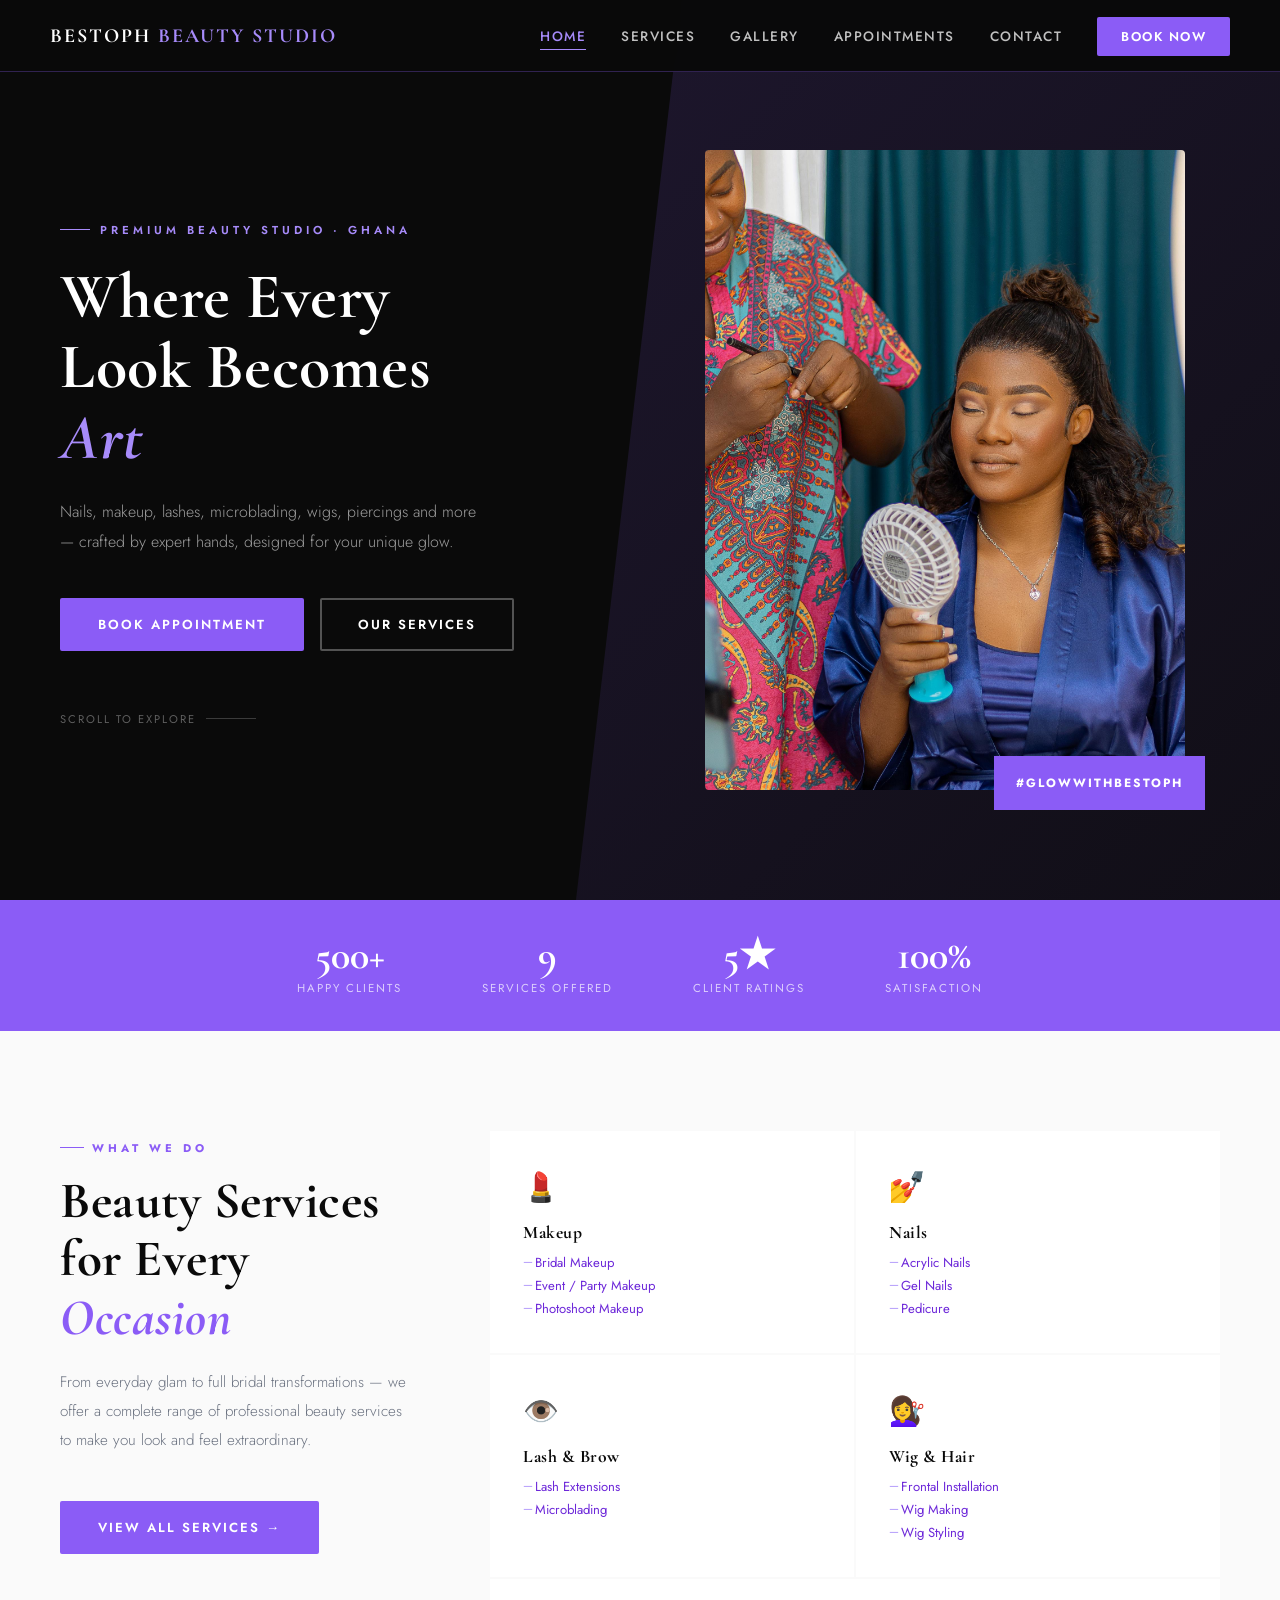
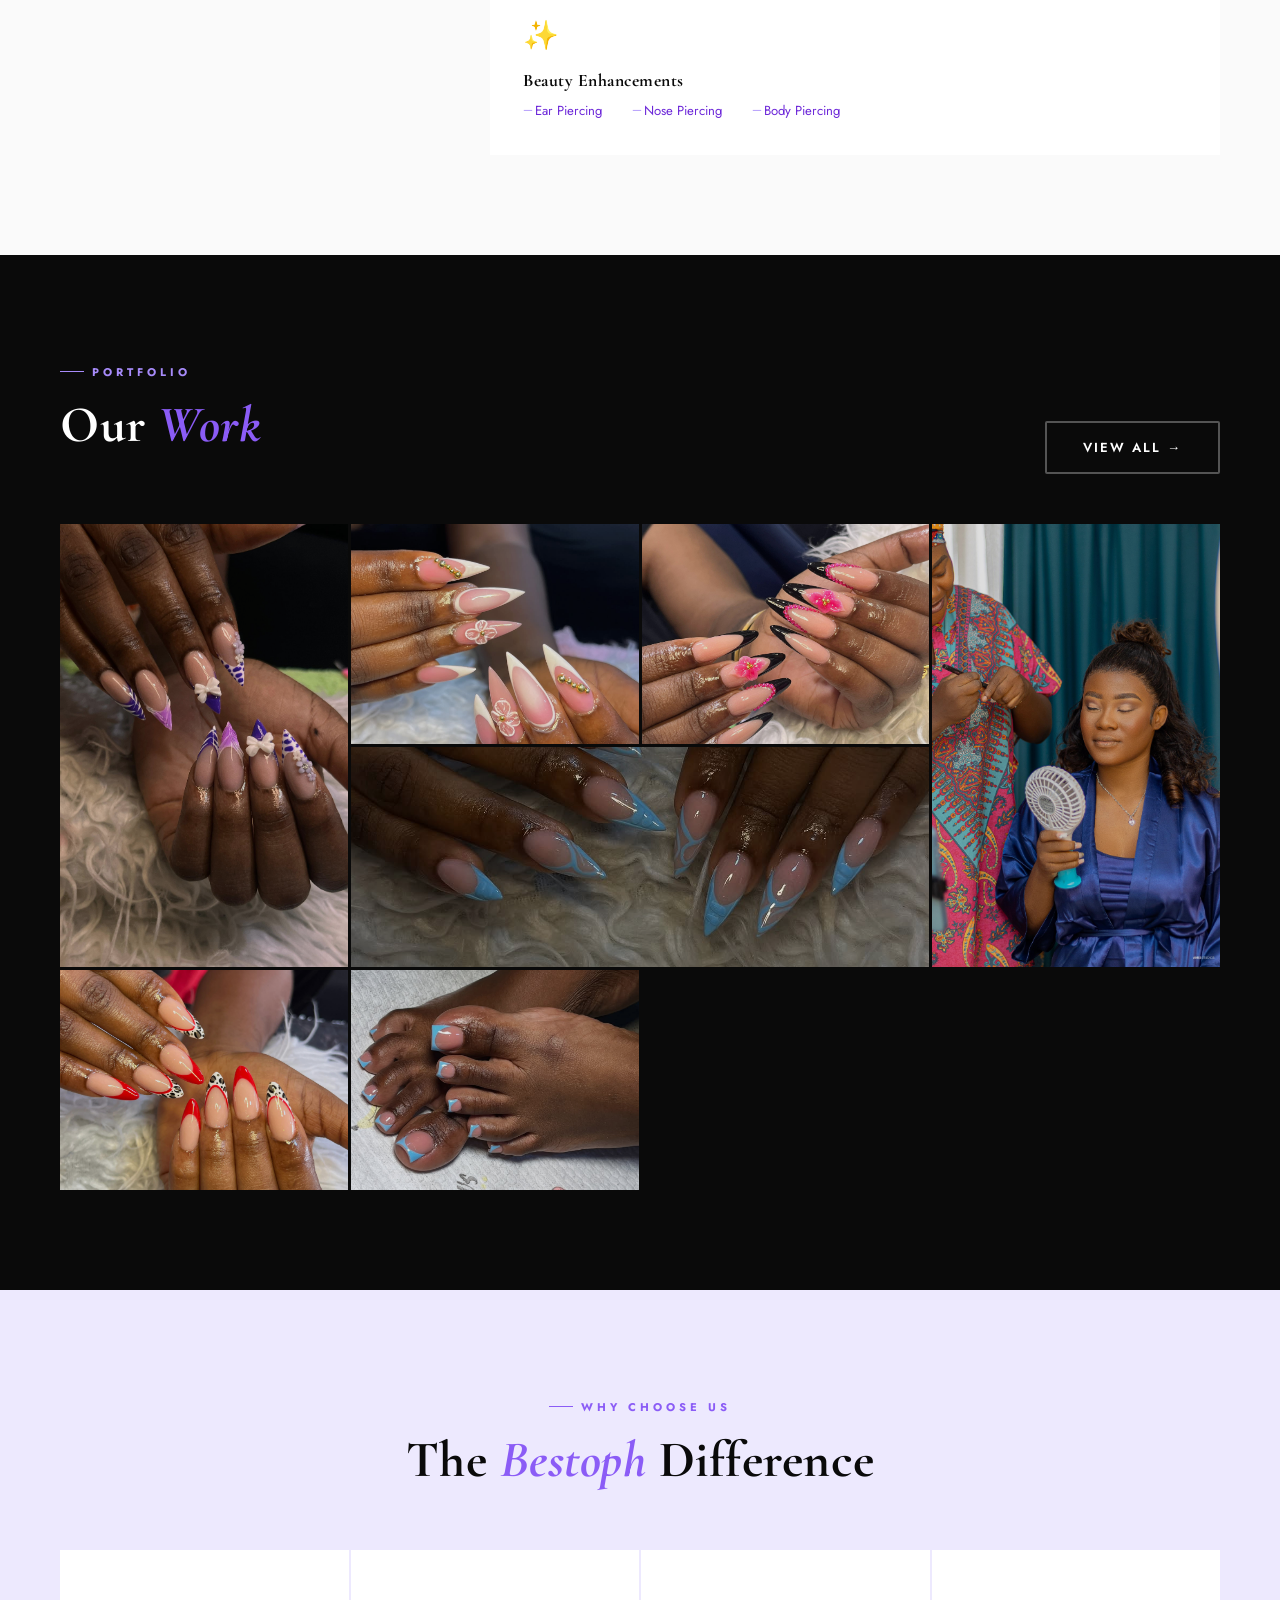
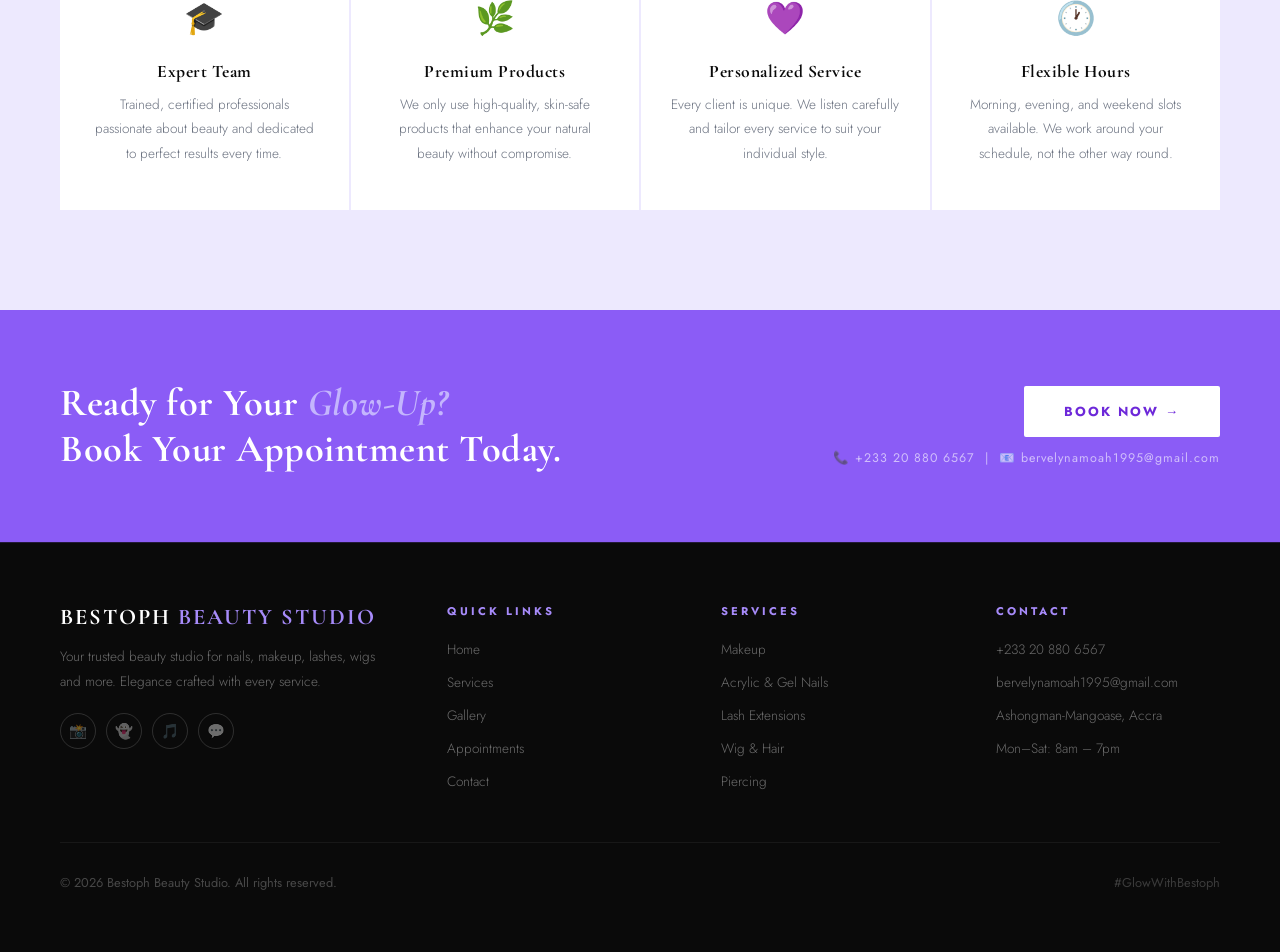
<file: index.html>
<!DOCTYPE html>
<html lang="en">
<head>
  <meta charset="UTF-8" />
  <meta name="viewport" content="width=device-width, initial-scale=1.0"/>
  <title>Bestoph Beauty Studio | Hair · Makeup · Nails · Lash · Skincare</title>
  <link rel="stylesheet" href="styles.css"/>
</head>
<body>

  <!-- NAVBAR -->
  <nav>
    <div class="nav-logo">Bestoph <span>Beauty Studio</span></div>
    <ul class="nav-links">
      <li><a href="index.html" class="active">Home</a></li>
      <li><a href="services.html">Services</a></li>
      <li><a href="gallery.html">Gallery</a></li>
      <li><a href="appointments.html">Appointments</a></li>
      <li><a href="contact.html">Contact</a></li>
      <li><a href="appointments.html" class="nav-cta">Book Now</a></li>
    </ul>
  </nav>

  <!-- HERO -->
  <section class="hero">
    <div class="hero-content">
      <div class="hero-eyebrow">Premium Beauty Studio · Ghana</div>
      <h1>Where Every<br/>Look Becomes<br/><em>Art</em></h1>
      <p class="hero-desc">
        Nails, makeup, lashes, microblading, wigs, piercings and more —
        crafted by expert hands, designed for your unique glow.
      </p>
      <div class="hero-buttons">
        <a href="appointments.html" class="btn-primary">Book Appointment</a>
        <a href="services.html" class="btn-outline">Our Services</a>
      </div>
      <div class="scroll-line">Scroll to explore</div>
    </div>

    <div class="hero-image">
      <div class="hero-img-wrap">
        <img src="images/makeup-bridal.jpeg" alt="Bestoph Beauty Studio - Bridal Makeup" class="hero-img-main"
             onerror="this.parentElement.innerHTML='<div class=\'hero-img-placeholder\'>💄<span>Bestoph Beauty</span></div>'"/>
        <div style="position:absolute; bottom:-20px; right:-20px; background:var(--purple); color:white; padding:18px 22px; font-size:0.75rem; font-weight:700; letter-spacing:2px; text-transform:uppercase;">
          #GlowWithBestoph
        </div>
      </div>
    </div>
  </section>

  <!-- STATS BANNER -->
  <div style="background: var(--purple); display:flex; justify-content:center; gap:80px; padding: 35px 60px; flex-wrap:wrap;">
    <div style="text-align:center;">
      <div style="font-family:'Cormorant Garamond',serif; font-size:2.5rem; font-weight:700; color:white; line-height:1;">500+</div>
      <div style="font-size:0.72rem; letter-spacing:2px; text-transform:uppercase; color:rgba(255,255,255,0.7); margin-top:5px;">Happy Clients</div>
    </div>
    <div style="text-align:center;">
      <div style="font-family:'Cormorant Garamond',serif; font-size:2.5rem; font-weight:700; color:white; line-height:1;">9</div>
      <div style="font-size:0.72rem; letter-spacing:2px; text-transform:uppercase; color:rgba(255,255,255,0.7); margin-top:5px;">Services Offered</div>
    </div>
    <div style="text-align:center;">
      <div style="font-family:'Cormorant Garamond',serif; font-size:2.5rem; font-weight:700; color:white; line-height:1;">5★</div>
      <div style="font-size:0.72rem; letter-spacing:2px; text-transform:uppercase; color:rgba(255,255,255,0.7); margin-top:5px;">Client Ratings</div>
    </div>
    <div style="text-align:center;">
      <div style="font-family:'Cormorant Garamond',serif; font-size:2.5rem; font-weight:700; color:white; line-height:1;">100%</div>
      <div style="font-size:0.72rem; letter-spacing:2px; text-transform:uppercase; color:rgba(255,255,255,0.7); margin-top:5px;">Satisfaction</div>
    </div>
  </div>

  <!-- SERVICES OVERVIEW -->
  <section class="services-section">
    <div class="services-layout">
      <div class="services-intro">
        <div class="tag">What We Do</div>
        <h2 class="sec-title">Beauty Services for Every <em>Occasion</em></h2>
        <p class="sec-desc">From everyday glam to full bridal transformations — we offer a complete range of professional beauty services to make you look and feel extraordinary.</p>
        <br/><br/>
        <a href="services.html" class="btn-primary" style="display:inline-block;">View All Services →</a>
      </div>

      <div class="services-grid">
        <div class="service-item">
          <div class="service-item-icon">💄</div>
          <h3>Makeup</h3>
          <ul class="service-sub-list">
            <li>Bridal Makeup</li>
            <li>Event / Party Makeup</li>
            <li>Photoshoot Makeup</li>
          </ul>
        </div>
        <div class="service-item">
          <div class="service-item-icon">💅</div>
          <h3>Nails</h3>
          <ul class="service-sub-list">
            <li>Acrylic Nails</li>
            <li>Gel Nails</li>
            <li>Pedicure</li>
          </ul>
        </div>
        <div class="service-item">
          <div class="service-item-icon">👁️</div>
          <h3>Lash & Brow</h3>
          <ul class="service-sub-list">
            <li>Lash Extensions</li>
            <li>Microblading</li>
          </ul>
        </div>
        <div class="service-item">
          <div class="service-item-icon">💇‍♀️</div>
          <h3>Wig & Hair</h3>
          <ul class="service-sub-list">
            <li>Frontal Installation</li>
            <li>Wig Making</li>
            <li>Wig Styling</li>
          </ul>
        </div>
        <div class="service-item" style="grid-column: span 2;">
          <div class="service-item-icon">✨</div>
          <h3>Beauty Enhancements</h3>
          <ul class="service-sub-list" style="flex-direction:row; flex-wrap:wrap; gap: 8px 30px;">
            <li>Ear Piercing</li>
            <li>Nose Piercing</li>
            <li>Body Piercing</li>
          </ul>
        </div>
      </div>
    </div>
  </section>

  <!-- GALLERY PREVIEW -->
  <section class="gallery-section">
    <div class="gallery-header">
      <div>
        <div class="tag">Portfolio</div>
        <h2 class="sec-title" style="color:white;">Our <em>Work</em></h2>
      </div>
      <a href="gallery.html" class="btn-outline" style="border-color:rgba(255,255,255,0.3);">View All →</a>
    </div>

    <div class="gallery-masonry">
      <div class="g-item tall">
        <img src="images/nails-purple-bow.jpeg" alt="Purple nail art" onerror="this.parentElement.innerHTML='<div class=\'g-placeholder\'>💅<span>Nails</span></div>'"/>
        <div class="g-item-overlay"><span class="g-item-label">Nail Art</span></div>
      </div>
      <div class="g-item">
        <img src="images/nails-pink-butterfly.jpg" alt="Pink butterfly nails" onerror="this.parentElement.innerHTML='<div class=\'g-placeholder\'>💅<span>Nails</span></div>'"/>
        <div class="g-item-overlay"><span class="g-item-label">3D Nails</span></div>
      </div>
      <div class="g-item">
        <img src="images/nails-black-pink-flower.jpeg" alt="Black and pink nails" onerror="this.parentElement.innerHTML='<div class=\'g-placeholder\'>💅<span>Nails</span></div>'"/>
        <div class="g-item-overlay"><span class="g-item-label">Acrylic Nails</span></div>
      </div>
      <div class="g-item tall">
        <img src="images/makeup-bridal.jpeg" alt="Bridal makeup" onerror="this.parentElement.innerHTML='<div class=\'g-placeholder\'>💄<span>Makeup</span></div>'"/>
        <div class="g-item-overlay"><span class="g-item-label">Bridal Makeup</span></div>
      </div>
      <div class="g-item wide">
        <img src="images/nails-royal-blue-charm.jpg" alt="Royal blue nails" onerror="this.parentElement.innerHTML='<div class=\'g-placeholder\'>💅<span>Nails</span></div>'"/>
        <div class="g-item-overlay"><span class="g-item-label">Gel Nails</span></div>
      </div>
      <div class="g-item">
        <img src="images/nails-red-leopard.jpeg" alt="Red leopard nails" onerror="this.parentElement.innerHTML='<div class=\'g-placeholder\'>💅<span>Nails</span></div>'"/>
        <div class="g-item-overlay"><span class="g-item-label">Nail Art</span></div>
      </div>
      <div class="g-item">
        <img src="images/pedicure-blue.jpg" alt="Blue pedicure" onerror="this.parentElement.innerHTML='<div class=\'g-placeholder\'>💅<span>Pedicure</span></div>'"/>
        <div class="g-item-overlay"><span class="g-item-label">Pedicure</span></div>
      </div>
    </div>
  </section>

  <!-- WHY US -->
  <section class="why-section">
    <div style="text-align:center; margin-bottom:10px;">
      <div class="tag" style="justify-content:center;">Why Choose Us</div>
      <h2 class="sec-title" style="text-align:center;">The <em>Bestoph</em> Difference</h2>
    </div>
    <div class="why-grid">
      <div class="why-item">
        <span class="why-icon">🎓</span>
        <h4>Expert Team</h4>
        <p>Trained, certified professionals passionate about beauty and dedicated to perfect results every time.</p>
      </div>
      <div class="why-item">
        <span class="why-icon">🌿</span>
        <h4>Premium Products</h4>
        <p>We only use high-quality, skin-safe products that enhance your natural beauty without compromise.</p>
      </div>
      <div class="why-item">
        <span class="why-icon">💜</span>
        <h4>Personalized Service</h4>
        <p>Every client is unique. We listen carefully and tailor every service to suit your individual style.</p>
      </div>
      <div class="why-item">
        <span class="why-icon">🕐</span>
        <h4>Flexible Hours</h4>
        <p>Morning, evening, and weekend slots available. We work around your schedule, not the other way round.</p>
      </div>
    </div>
  </section>

  <!-- BOOKING CTA STRIP -->
  <div class="cta-strip">
    <h2>Ready for Your <em>Glow-Up?</em><br/>Book Your Appointment Today.</h2>
    <div style="display:flex; flex-direction:column; gap:12px; align-items:flex-end;">
      <a href="appointments.html" class="btn-white">Book Now →</a>
      <div style="font-size:0.78rem; color:rgba(255,255,255,0.6); letter-spacing:1px;">
        📞 +233 20 880 6567 &nbsp;|&nbsp; 📧 bervelynamoah1995@gmail.com
      </div>
    </div>
  </div>

  <!-- FOOTER -->
  <footer>
    <div class="footer-inner">
      <div class="footer-brand">
        <h3>Bestoph <span>Beauty Studio</span></h3>
        <p>Your trusted beauty studio for nails, makeup, lashes, wigs and more. Elegance crafted with every service.</p>
        <div class="social-row">
          <a href="https://www.instagram.com/bestoph_beauty_studio" target="_blank" class="social-dot" title="Instagram">📸</a>
          <a href="https://www.snapchat.com/add/bestoph_beauty" target="_blank" class="social-dot" title="Snapchat">👻</a>
          <a href="https://www.tiktok.com/@bestoph_beauty_studio" target="_blank" class="social-dot" title="TikTok">🎵</a>
          <a href="https://wa.me/233208806567" target="_blank" class="social-dot" title="WhatsApp">💬</a>
        </div>
      </div>
      <div class="footer-col">
        <h4>Quick Links</h4>
        <ul>
          <li><a href="index.html">Home</a></li>
          <li><a href="services.html">Services</a></li>
          <li><a href="gallery.html">Gallery</a></li>
          <li><a href="appointments.html">Appointments</a></li>
          <li><a href="contact.html">Contact</a></li>
        </ul>
      </div>
      <div class="footer-col">
        <h4>Services</h4>
        <ul>
          <li><a href="services.html#makeup">Makeup</a></li>
          <li><a href="services.html#nails">Acrylic & Gel Nails</a></li>
          <li><a href="services.html#lash">Lash Extensions</a></li>
          <li><a href="services.html#hair">Wig & Hair</a></li>
          <li><a href="services.html#piercing">Piercing</a></li>
        </ul>
      </div>
      <div class="footer-col">
        <h4>Contact</h4>
        <ul>
          <li><a href="tel:+233208806567">+233 20 880 6567</a></li>
          <li><a href="mailto:bervelynamoah1995@gmail.com">bervelynamoah1995@gmail.com</a></li>
          <li><a href="https://maps.google.com/?q=Ashongman-Mangoase,Accra">Ashongman-Mangoase, Accra</a></li>
          <li><a href="#">Mon–Sat: 8am – 7pm</a></li>
        </ul>
      </div>
    </div>
    <div class="footer-bottom">
      <p>&copy; 2026 Bestoph Beauty Studio. All rights reserved.</p>
      <p style="font-size:0.8rem; color:rgba(255,255,255,0.2);">#GlowWithBestoph</p>
    </div>
  </footer>

</body>
</html>
</file>
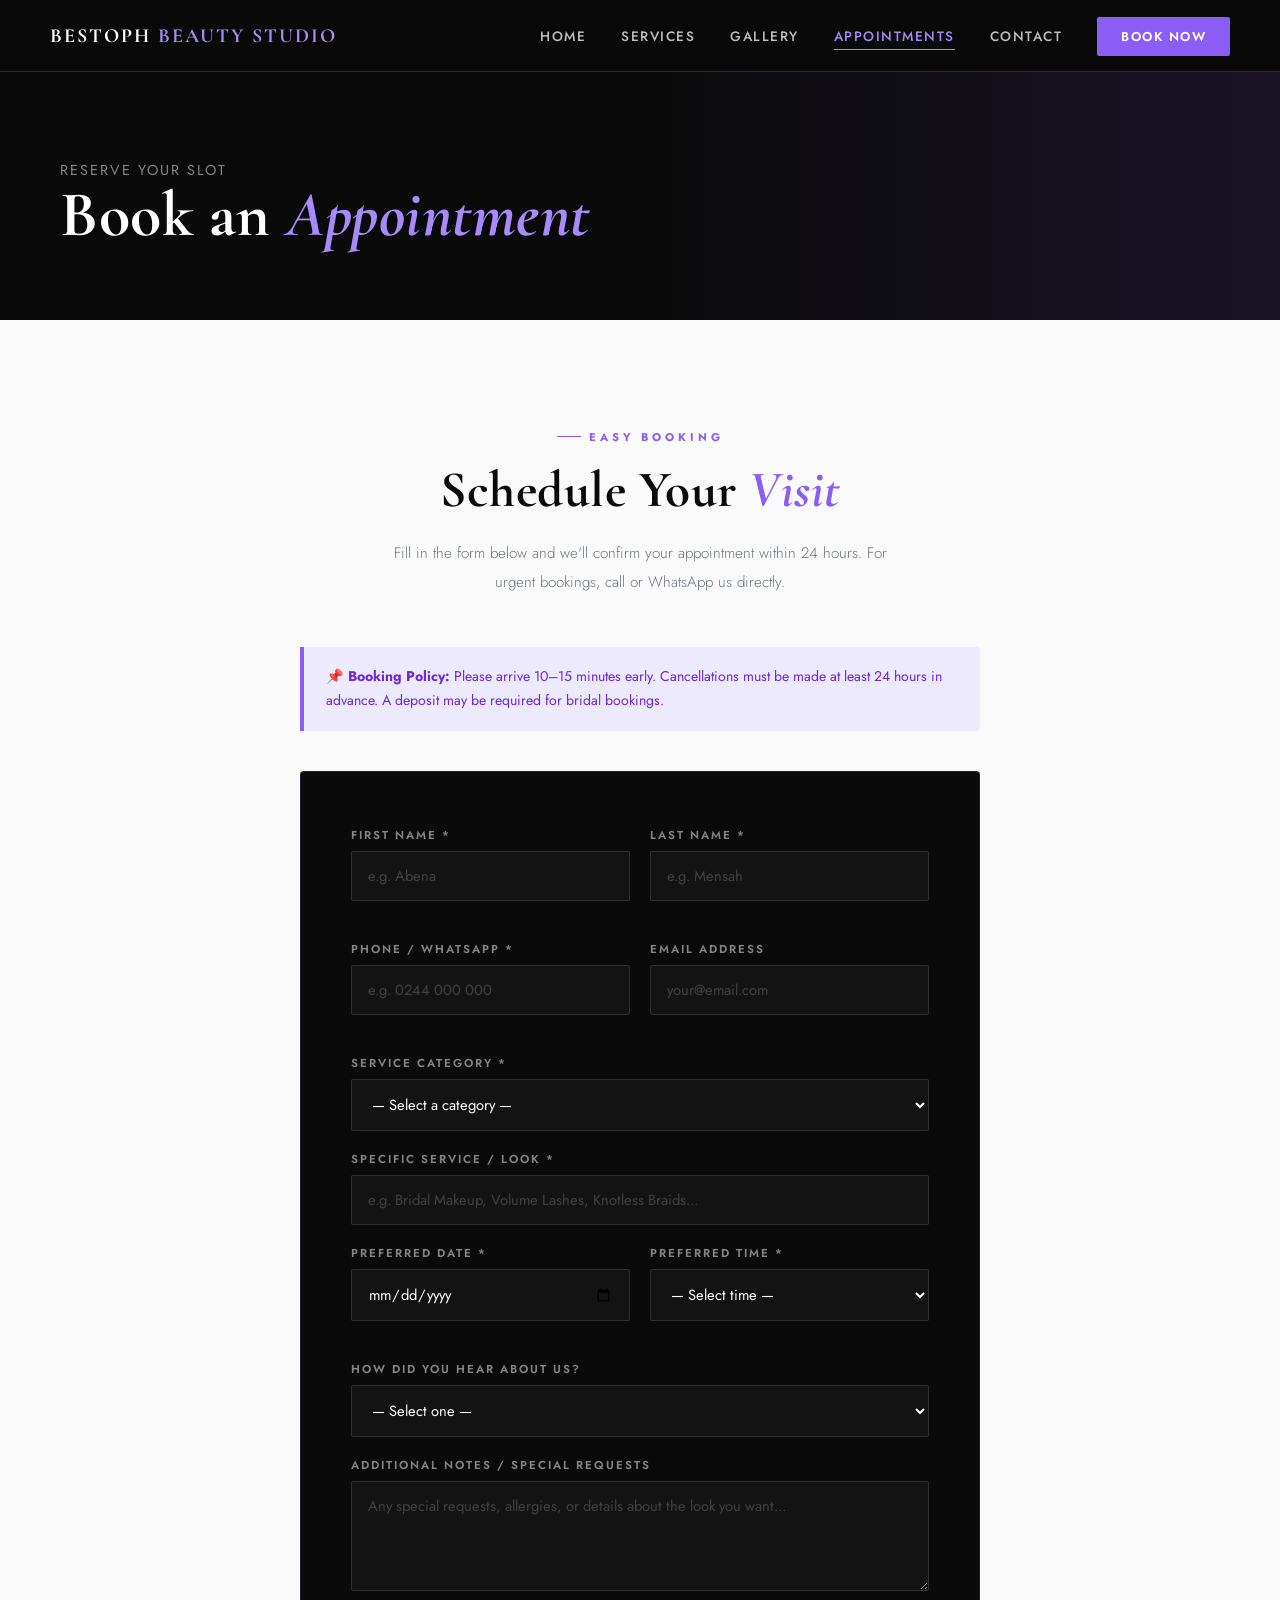
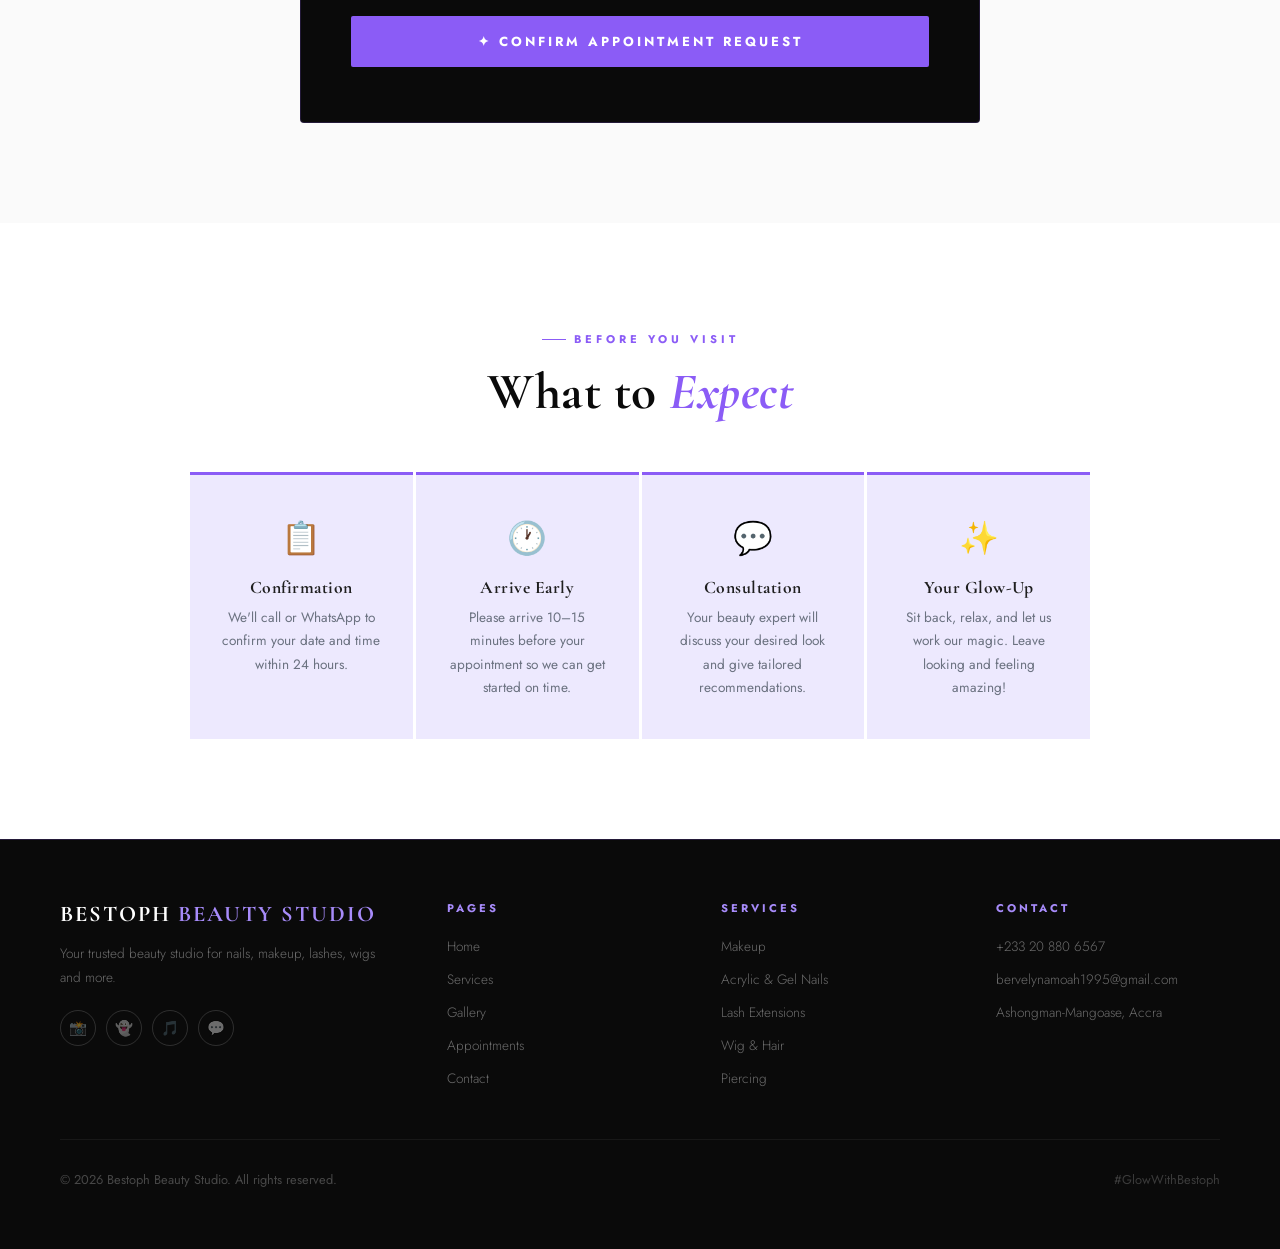
<file: appointments.html>
<!DOCTYPE html>
<html lang="en">
<head>
  <meta charset="UTF-8" />
  <meta name="viewport" content="width=device-width, initial-scale=1.0"/>
  <title>Book an Appointment | Bestoph Beauty Studio</title>
  <link rel="stylesheet" href="styles.css"/>
</head>
<body>

  <!-- NAVBAR -->
  <nav>
    <div class="nav-logo">Bestoph <span>Beauty Studio</span></div>
    <ul class="nav-links">
      <li><a href="index.html">Home</a></li>
      <li><a href="services.html">Services</a></li>
      <li><a href="gallery.html">Gallery</a></li>
      <li><a href="appointments.html" class="active">Appointments</a></li>
      <li><a href="contact.html">Contact</a></li>
      <li><a href="appointments.html" class="nav-cta">Book Now</a></li>
    </ul>
  </nav>

  <!-- PAGE HERO -->
  <div class="page-hero">
    <div class="page-hero-inner">
      <p>Reserve Your Slot</p>
      <h1>Book an <em>Appointment</em></h1>
    </div>
  </div>

  <!-- BOOKING FORM -->
  <section style="background: var(--off-white);">
    <div style="text-align:center; margin-bottom:50px;">
      <div class="tag" style="justify-content:center;">Easy Booking</div>
      <h2 class="sec-title" style="text-align:center;">Schedule Your <em>Visit</em></h2>
      <p class="sec-desc" style="margin:0 auto;">Fill in the form below and we'll confirm your appointment within 24 hours. For urgent bookings, call or WhatsApp us directly.</p>
    </div>

    <!-- Policy Note -->
    <div style="max-width:680px; margin:0 auto 40px; background:var(--purple-pale); border-left:4px solid var(--purple); padding:18px 22px; font-size:0.88rem; color:var(--purple-dark); line-height:1.7; border-radius:0 4px 4px 0;">
      📌 <strong>Booking Policy:</strong> Please arrive 10–15 minutes early. Cancellations must be made at least 24 hours in advance. A deposit may be required for bridal bookings.
    </div>

    <div class="booking-wrap">
      <form id="appointmentForm" onsubmit="handleSubmit(event)">

        <!-- Personal Info -->
        <div class="form-row">
          <div class="fld">
            <label>First Name *</label>
            <input type="text" placeholder="e.g. Abena" required />
          </div>
          <div class="fld">
            <label>Last Name *</label>
            <input type="text" placeholder="e.g. Mensah" required />
          </div>
        </div>

        <div class="form-row">
          <div class="fld">
            <label>Phone / WhatsApp *</label>
            <input type="tel" placeholder="e.g. 0244 000 000" required />
          </div>
          <div class="fld">
            <label>Email Address</label>
            <input type="email" placeholder="your@email.com" />
          </div>
        </div>

        <!-- Service -->
        <div class="fld">
          <label>Service Category *</label>
          <select required>
            <option value="" disabled selected>— Select a category —</option>
            <option>💄 Makeup</option>
            <option>💅 Acrylic Nails</option>
            <option>💅 Gel Nails</option>
            <option>🦶 Pedicure</option>
            <option>👁️ Lash Extensions</option>
            <option>✏️ Microblading</option>
            <option>✨ Piercing</option>
            <option>💇‍♀️ Frontal Installation</option>
            <option>💇‍♀️ Wig Making</option>
            <option>💇‍♀️ Wig Styling</option>
            <option>🌟 Multiple Services (Combo)</option>
          </select>
        </div>

        <div class="fld">
          <label>Specific Service / Look *</label>
          <input type="text" placeholder="e.g. Bridal Makeup, Volume Lashes, Knotless Braids..." required />
        </div>

        <!-- Date & Time -->
        <div class="form-row">
          <div class="fld">
            <label>Preferred Date *</label>
            <input type="date" id="dateInput" required />
          </div>
          <div class="fld">
            <label>Preferred Time *</label>
            <select required>
              <option value="" disabled selected>— Select time —</option>
              <option>8:00 AM</option>
              <option>9:00 AM</option>
              <option>10:00 AM</option>
              <option>11:00 AM</option>
              <option>12:00 PM</option>
              <option>1:00 PM</option>
              <option>2:00 PM</option>
              <option>3:00 PM</option>
              <option>4:00 PM</option>
              <option>5:00 PM</option>
              <option>6:00 PM</option>
            </select>
          </div>
        </div>

        <!-- How did you hear about us -->
        <div class="fld">
          <label>How Did You Hear About Us?</label>
          <select>
            <option value="" disabled selected>— Select one —</option>
            <option>Instagram</option>
            <option>Facebook</option>
            <option>TikTok</option>
            <option>Friend / Family Referral</option>
            <option>Walk-in / Saw the Studio</option>
            <option>Google Search</option>
            <option>Other</option>
          </select>
        </div>

        <!-- Notes -->
        <div class="fld">
          <label>Additional Notes / Special Requests</label>
          <textarea placeholder="Any special requests, allergies, or details about the look you want..."></textarea>
        </div>

        <button type="submit" class="submit-btn" id="submitBtn">✦ Confirm Appointment Request</button>

        <div class="success-box" id="successMsg" style="display:none;">
          🎉 <strong>Thank you! Your appointment request has been received.</strong><br/>
          We'll confirm your booking via phone or WhatsApp within 24 hours.<br/>
          We look forward to seeing you at Bestoph Beauty Studio! 💜
        </div>

      </form>
    </div>
  </section>

  <!-- WHAT TO EXPECT -->
  <section style="background: var(--white);">
    <div style="text-align:center; margin-bottom:10px;">
      <div class="tag" style="justify-content:center;">Before You Visit</div>
      <h2 class="sec-title" style="text-align:center;">What to <em>Expect</em></h2>
    </div>
    <div style="display:grid; grid-template-columns:repeat(auto-fit,minmax(220px,1fr)); gap:3px; max-width:900px; margin:50px auto 0;">
      <div style="background:var(--purple-pale); padding:40px 30px; text-align:center; border-top:3px solid var(--purple);">
        <div style="font-size:2rem; margin-bottom:16px;">📋</div>
        <h4 style="font-family:'Cormorant Garamond',serif; font-size:1.1rem; margin-bottom:8px;">Confirmation</h4>
        <p style="font-size:0.85rem; color:var(--gray); line-height:1.7;">We'll call or WhatsApp to confirm your date and time within 24 hours.</p>
      </div>
      <div style="background:var(--purple-pale); padding:40px 30px; text-align:center; border-top:3px solid var(--purple);">
        <div style="font-size:2rem; margin-bottom:16px;">🕐</div>
        <h4 style="font-family:'Cormorant Garamond',serif; font-size:1.1rem; margin-bottom:8px;">Arrive Early</h4>
        <p style="font-size:0.85rem; color:var(--gray); line-height:1.7;">Please arrive 10–15 minutes before your appointment so we can get started on time.</p>
      </div>
      <div style="background:var(--purple-pale); padding:40px 30px; text-align:center; border-top:3px solid var(--purple);">
        <div style="font-size:2rem; margin-bottom:16px;">💬</div>
        <h4 style="font-family:'Cormorant Garamond',serif; font-size:1.1rem; margin-bottom:8px;">Consultation</h4>
        <p style="font-size:0.85rem; color:var(--gray); line-height:1.7;">Your beauty expert will discuss your desired look and give tailored recommendations.</p>
      </div>
      <div style="background:var(--purple-pale); padding:40px 30px; text-align:center; border-top:3px solid var(--purple);">
        <div style="font-size:2rem; margin-bottom:16px;">✨</div>
        <h4 style="font-family:'Cormorant Garamond',serif; font-size:1.1rem; margin-bottom:8px;">Your Glow-Up</h4>
        <p style="font-size:0.85rem; color:var(--gray); line-height:1.7;">Sit back, relax, and let us work our magic. Leave looking and feeling amazing!</p>
      </div>
    </div>
  </section>

  <!-- FOOTER -->
  <footer>
    <div class="footer-inner">
      <div class="footer-brand">
        <h3>Bestoph <span>Beauty Studio</span></h3>
        <p>Your trusted beauty studio for nails, makeup, lashes, wigs and more.</p>
        <div class="social-row">
          <a href="https://www.instagram.com/bestoph_beauty_studio" target="_blank" class="social-dot" title="Instagram">📸</a>
          <a href="https://www.snapchat.com/add/bestoph_beauty" target="_blank" class="social-dot" title="Snapchat">👻</a>
          <a href="https://www.tiktok.com/@bestoph_beauty_studio" target="_blank" class="social-dot" title="TikTok">🎵</a>
          <a href="https://wa.me/233208806567" target="_blank" class="social-dot" title="WhatsApp">💬</a>
        </div>
      </div>
      <div class="footer-col">
        <h4>Pages</h4>
        <ul>
          <li><a href="index.html">Home</a></li>
          <li><a href="services.html">Services</a></li>
          <li><a href="gallery.html">Gallery</a></li>
          <li><a href="appointments.html">Appointments</a></li>
          <li><a href="contact.html">Contact</a></li>
        </ul>
      </div>
      <div class="footer-col">
        <h4>Services</h4>
        <ul>
          <li><a href="services.html#makeup">Makeup</a></li>
          <li><a href="services.html#nails">Acrylic & Gel Nails</a></li>
          <li><a href="services.html#lash">Lash Extensions</a></li>
          <li><a href="services.html#hair">Wig & Hair</a></li>
          <li><a href="services.html#piercing">Piercing</a></li>
        </ul>
      </div>
      <div class="footer-col">
        <h4>Contact</h4>
        <ul>
          <li><a href="tel:+233208806567">+233 20 880 6567</a></li>
          <li><a href="mailto:bervelynamoah1995@gmail.com">bervelynamoah1995@gmail.com</a></li>
          <li><a href="https://maps.google.com/?q=Ashongman-Mangoase,Accra">Ashongman-Mangoase, Accra</a></li>
        </ul>
      </div>
    </div>
    <div class="footer-bottom">
      <p>&copy; 2026 Bestoph Beauty Studio. All rights reserved.</p>
      <p style="font-size:0.8rem; color:rgba(255,255,255,0.2);">#GlowWithBestoph</p>
    </div>
  </footer>

  <script>
    document.getElementById('dateInput').setAttribute('min', new Date().toISOString().split('T')[0]);

    function handleSubmit(e) {
      e.preventDefault();
      document.getElementById('successMsg').style.display = 'block';
      const btn = document.getElementById('submitBtn');
      btn.textContent = '✓ Request Sent!';
      btn.style.background = '#4CAF50';
      window.scrollTo({ top: document.getElementById('successMsg').offsetTop - 100, behavior: 'smooth' });
    }
  </script>

</body>
</html>
</file>
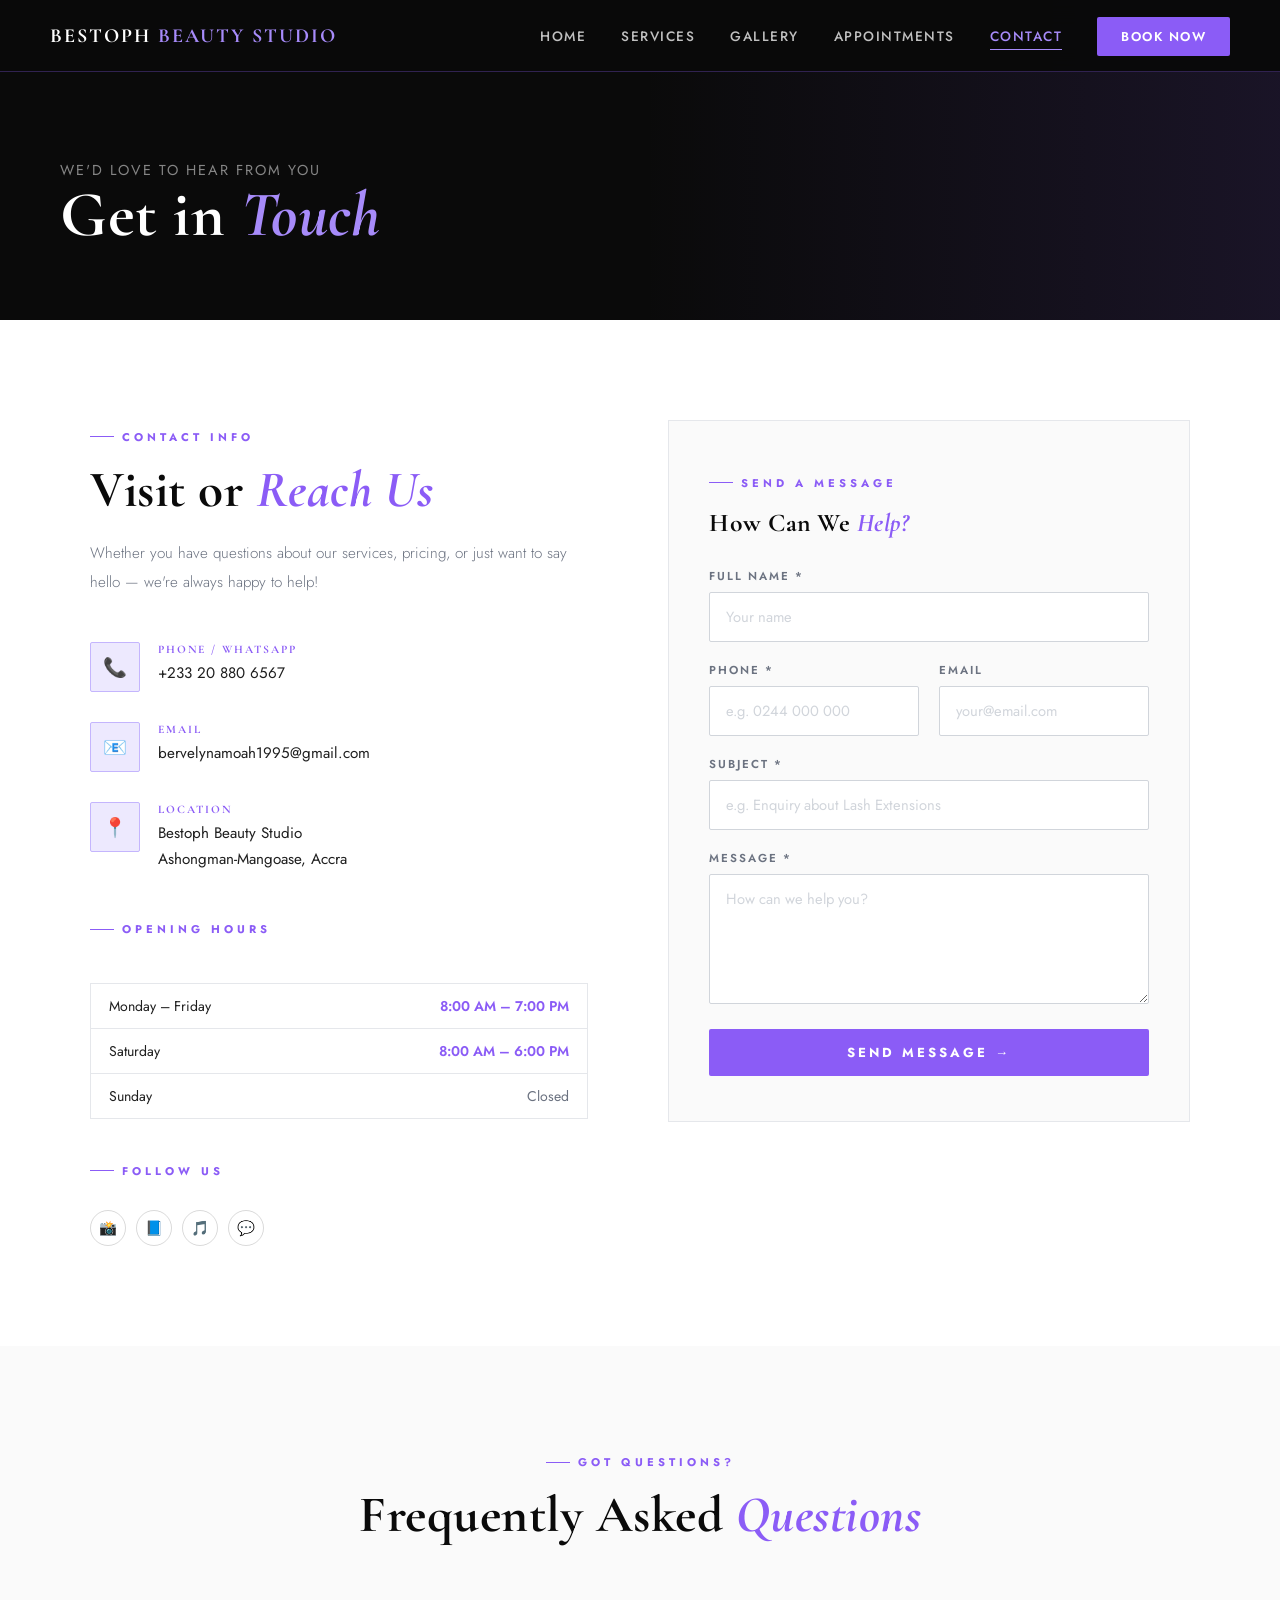
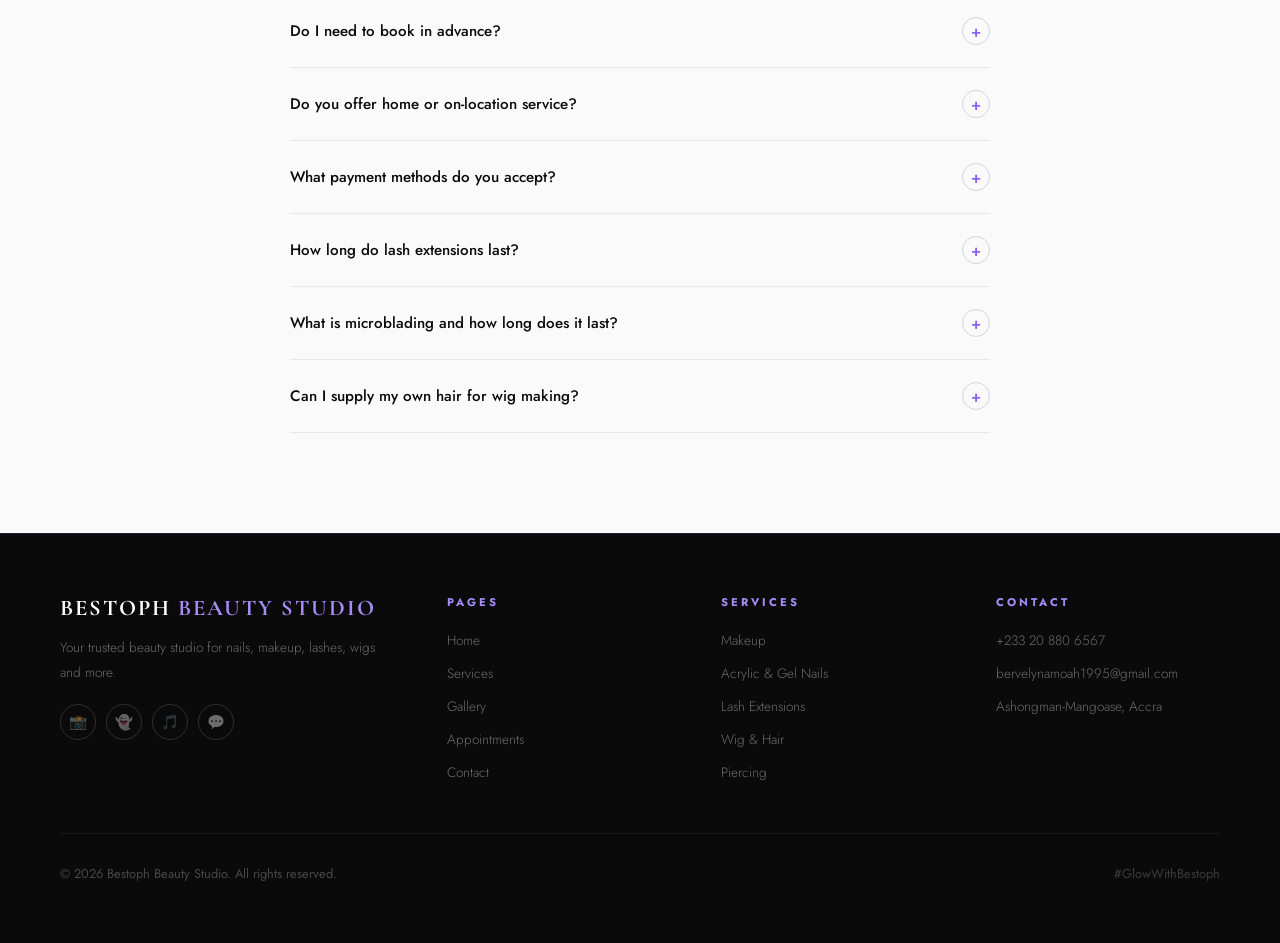
<file: contact.html>
<!DOCTYPE html>
<html lang="en">
<head>
  <meta charset="UTF-8" />
  <meta name="viewport" content="width=device-width, initial-scale=1.0"/>
  <title>Contact Us | Bestoph Beauty Studio</title>
  <link rel="stylesheet" href="styles.css"/>
</head>
<body>

  <!-- NAVBAR -->
  <nav>
    <div class="nav-logo">Bestoph <span>Beauty Studio</span></div>
    <ul class="nav-links">
      <li><a href="index.html">Home</a></li>
      <li><a href="services.html">Services</a></li>
      <li><a href="gallery.html">Gallery</a></li>
      <li><a href="appointments.html">Appointments</a></li>
      <li><a href="contact.html" class="active">Contact</a></li>
      <li><a href="appointments.html" class="nav-cta">Book Now</a></li>
    </ul>
  </nav>

  <!-- PAGE HERO -->
  <div class="page-hero">
    <div class="page-hero-inner">
      <p>We'd Love to Hear From You</p>
      <h1>Get in <em>Touch</em></h1>
    </div>
  </div>

  <!-- CONTACT SECTION -->
  <section style="background: var(--white);">
    <div class="contact-layout">

      <!-- LEFT: Contact Info -->
      <div>
        <div class="tag">Contact Info</div>
        <h2 class="sec-title">Visit or <em>Reach Us</em></h2>
        <p class="sec-desc" style="margin-bottom:45px;">Whether you have questions about our services, pricing, or just want to say hello — we're always happy to help!</p>

        <div class="contact-details">
          <div class="contact-item">
            <div class="contact-icon">📞</div>
            <div class="contact-text">
              <h4>Phone / WhatsApp</h4>
              <p>+233 20 880 6567</p>
            </div>
          </div>
          <div class="contact-item">
            <div class="contact-icon">📧</div>
            <div class="contact-text">
              <h4>Email</h4>
              <p>bervelynamoah1995@gmail.com</p>
            </div>
          </div>
          <div class="contact-item">
            <div class="contact-icon">📍</div>
            <div class="contact-text">
              <h4>Location</h4>
              <p>Bestoph Beauty Studio<br/>Ashongman-Mangoase, Accra</p>
            </div>
          </div>
        </div>

        <!-- Hours -->
        <div style="margin-top:40px;">
          <div class="tag">Opening Hours</div>
          <div class="hours-grid">
            <div class="hours-row"><span>Monday – Friday</span><span>8:00 AM – 7:00 PM</span></div>
            <div class="hours-row"><span>Saturday</span><span>8:00 AM – 6:00 PM</span></div>
            <div class="hours-row closed-day"><span>Sunday</span><span>Closed</span></div>
          </div>
        </div>

        <!-- Social -->
        <div style="margin-top:35px;">
          <div class="tag">Follow Us</div>
          <div class="social-row" style="margin-top:15px;">
            <a href="#" class="social-dot" title="Instagram" style="border-color:rgba(0,0,0,0.15); color:var(--purple);">📸</a>
            <a href="#" class="social-dot" title="Facebook" style="border-color:rgba(0,0,0,0.15); color:var(--purple);">📘</a>
            <a href="#" class="social-dot" title="TikTok" style="border-color:rgba(0,0,0,0.15); color:var(--purple);">🎵</a>
            <a href="#" class="social-dot" title="WhatsApp" style="border-color:rgba(0,0,0,0.15); color:var(--purple);">💬</a>
          </div>
        </div>
      </div>

      <!-- RIGHT: Contact Form -->
      <div class="contact-form-box">
        <div class="tag">Send a Message</div>
        <h3 style="font-family:'Cormorant Garamond',serif; font-size:1.6rem; margin-bottom:30px; color:var(--black);">How Can We <em style="color:var(--purple); font-style:italic;">Help?</em></h3>

        <form id="contactForm" onsubmit="handleContact(event)">
          <div class="fld">
            <label>Full Name *</label>
            <input type="text" placeholder="Your name" required />
          </div>
          <div style="display:grid; grid-template-columns:1fr 1fr; gap:20px;">
            <div class="fld">
              <label>Phone *</label>
              <input type="tel" placeholder="e.g. 0244 000 000" required />
            </div>
            <div class="fld">
              <label>Email</label>
              <input type="email" placeholder="your@email.com" />
            </div>
          </div>
          <div class="fld">
            <label>Subject *</label>
            <input type="text" placeholder="e.g. Enquiry about Lash Extensions" required />
          </div>
          <div class="fld">
            <label>Message *</label>
            <textarea placeholder="How can we help you?" required style="min-height:130px;"></textarea>
          </div>
          <button type="submit" class="submit-btn" style="background:var(--purple); color:white; border:none; width:100%; padding:14px; font-family:'Jost',sans-serif; font-size:0.82rem; font-weight:700; letter-spacing:3px; text-transform:uppercase; cursor:pointer; border-radius:2px; transition:all 0.3s;">
            Send Message →
          </button>
          <div id="contactSuccess" class="success-box">
            ✅ <strong>Message sent!</strong> We'll get back to you within 24 hours. Thank you! 💜
          </div>
        </form>
      </div>

    </div>
  </section>

  <!-- FAQ -->
  <section style="background: var(--off-white);">
    <div style="text-align:center; margin-bottom:10px;">
      <div class="tag" style="justify-content:center;">Got Questions?</div>
      <h2 class="sec-title" style="text-align:center;">Frequently Asked <em>Questions</em></h2>
    </div>

    <div class="faq-list">
      <div class="faq-item">
        <div class="faq-q">Do I need to book in advance?<span class="faq-toggle">+</span></div>
        <div class="faq-a">Yes, we recommend booking 2–3 days in advance to secure your preferred date and time. Walk-ins are welcome subject to availability.</div>
      </div>
      <div class="faq-item">
        <div class="faq-q">Do you offer home or on-location service?<span class="faq-toggle">+</span></div>
        <div class="faq-a">Yes! We offer home visits for bridal makeup and certain services. Please contact us directly to discuss availability and travel fees.</div>
      </div>
      <div class="faq-item">
        <div class="faq-q">What payment methods do you accept?<span class="faq-toggle">+</span></div>
        <div class="faq-a">We accept cash and Mobile Money (MTN MoMo, Vodafone Cash, AirtelTigo). Please enquire about card payments when booking.</div>
      </div>
      <div class="faq-item">
        <div class="faq-q">How long do lash extensions last?<span class="faq-toggle">+</span></div>
        <div class="faq-a">Lash extensions typically last 3–4 weeks with proper care. We recommend infills every 2–3 weeks to keep them looking full and fresh.</div>
      </div>
      <div class="faq-item">
        <div class="faq-q">What is microblading and how long does it last?<span class="faq-toggle">+</span></div>
        <div class="faq-a">Microblading is a semi-permanent eyebrow technique that creates natural-looking hair strokes. Results last 12–18 months depending on skin type and aftercare. A touch-up at 4–6 weeks is recommended.</div>
      </div>
      <div class="faq-item">
        <div class="faq-q">Can I supply my own hair for wig making?<span class="faq-toggle">+</span></div>
        <div class="faq-a">Absolutely! You're welcome to supply your own bundles and closure/frontal. We can also source the hair for you at an additional cost.</div>
      </div>
    </div>
  </section>

  <!-- FOOTER -->
  <footer>
    <div class="footer-inner">
      <div class="footer-brand">
        <h3>Bestoph <span>Beauty Studio</span></h3>
        <p>Your trusted beauty studio for nails, makeup, lashes, wigs and more.</p>
        <div class="social-row">
          <a href="https://www.instagram.com/bestoph_beauty_studio" target="_blank" class="social-dot" title="Instagram">📸</a>
          <a href="https://www.snapchat.com/add/bestoph_beauty" target="_blank" class="social-dot" title="Snapchat">👻</a>
          <a href="https://www.tiktok.com/@bestoph_beauty_studio" target="_blank" class="social-dot" title="TikTok">🎵</a>
          <a href="https://wa.me/233208806567" target="_blank" class="social-dot" title="WhatsApp">💬</a>
        </div>
      </div>
      <div class="footer-col">
        <h4>Pages</h4>
        <ul>
          <li><a href="index.html">Home</a></li>
          <li><a href="services.html">Services</a></li>
          <li><a href="gallery.html">Gallery</a></li>
          <li><a href="appointments.html">Appointments</a></li>
          <li><a href="contact.html">Contact</a></li>
        </ul>
      </div>
      <div class="footer-col">
        <h4>Services</h4>
        <ul>
          <li><a href="services.html#makeup">Makeup</a></li>
          <li><a href="services.html#nails">Acrylic & Gel Nails</a></li>
          <li><a href="services.html#lash">Lash Extensions</a></li>
          <li><a href="services.html#hair">Wig & Hair</a></li>
          <li><a href="services.html#piercing">Piercing</a></li>
        </ul>
      </div>
      <div class="footer-col">
        <h4>Contact</h4>
        <ul>
          <li><a href="tel:+233208806567">+233 20 880 6567</a></li>
          <li><a href="mailto:bervelynamoah1995@gmail.com">bervelynamoah1995@gmail.com</a></li>
          <li><a href="https://maps.google.com/?q=Ashongman-Mangoase,Accra">Ashongman-Mangoase, Accra</a></li>
        </ul>
      </div>
    </div>
    <div class="footer-bottom">
      <p>&copy; 2026 Bestoph Beauty Studio. All rights reserved.</p>
      <p style="font-size:0.8rem; color:rgba(255,255,255,0.2);">#GlowWithBestoph</p>
    </div>
  </footer>

  <script>
    function handleContact(e) {
      e.preventDefault();
      document.getElementById('contactSuccess').style.display = 'block';
      e.target.querySelector('button').textContent = '✓ Sent!';
      e.target.querySelector('button').style.background = '#4CAF50';
    }
    document.querySelectorAll('.faq-item').forEach(item => {
      item.querySelector('.faq-q').addEventListener('click', () => {
        item.classList.toggle('open');
        item.querySelector('.faq-toggle').textContent = item.classList.contains('open') ? '−' : '+';
      });
    });
  </script>

</body>
</html>
</file>
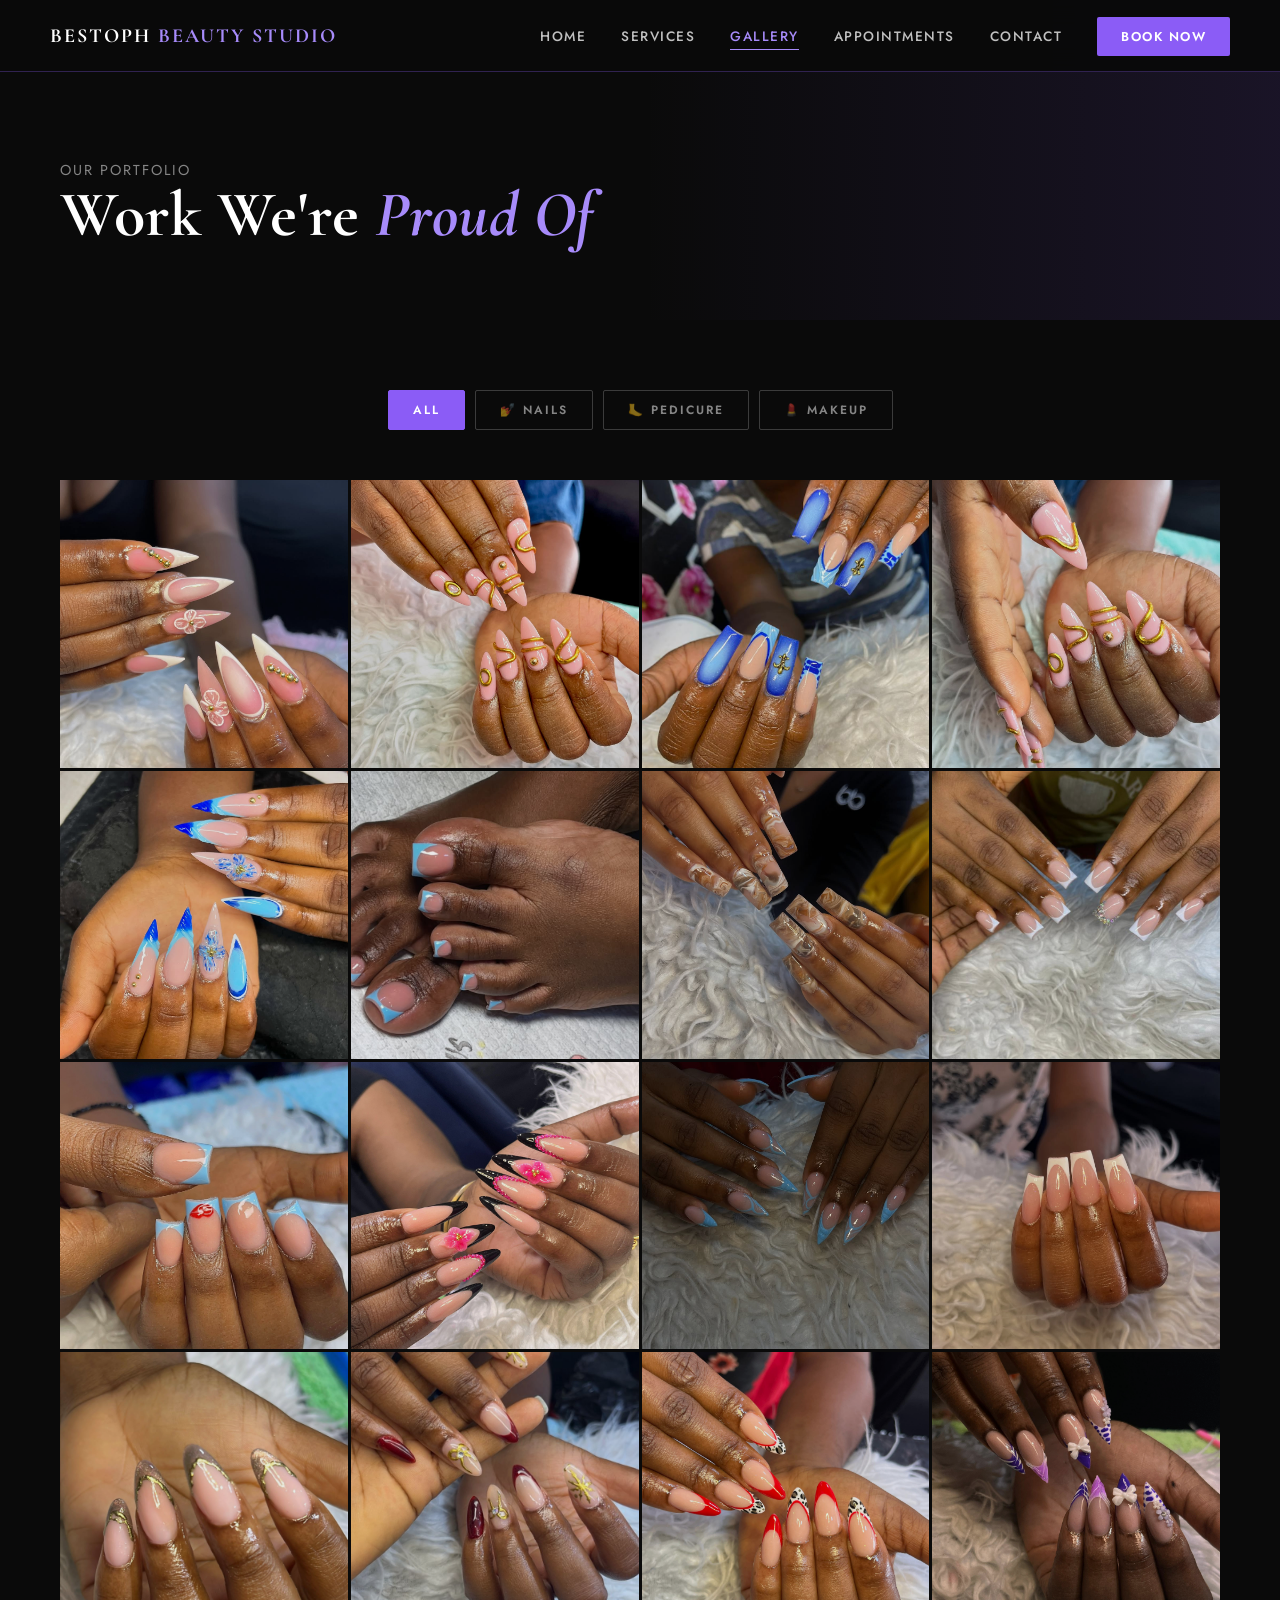
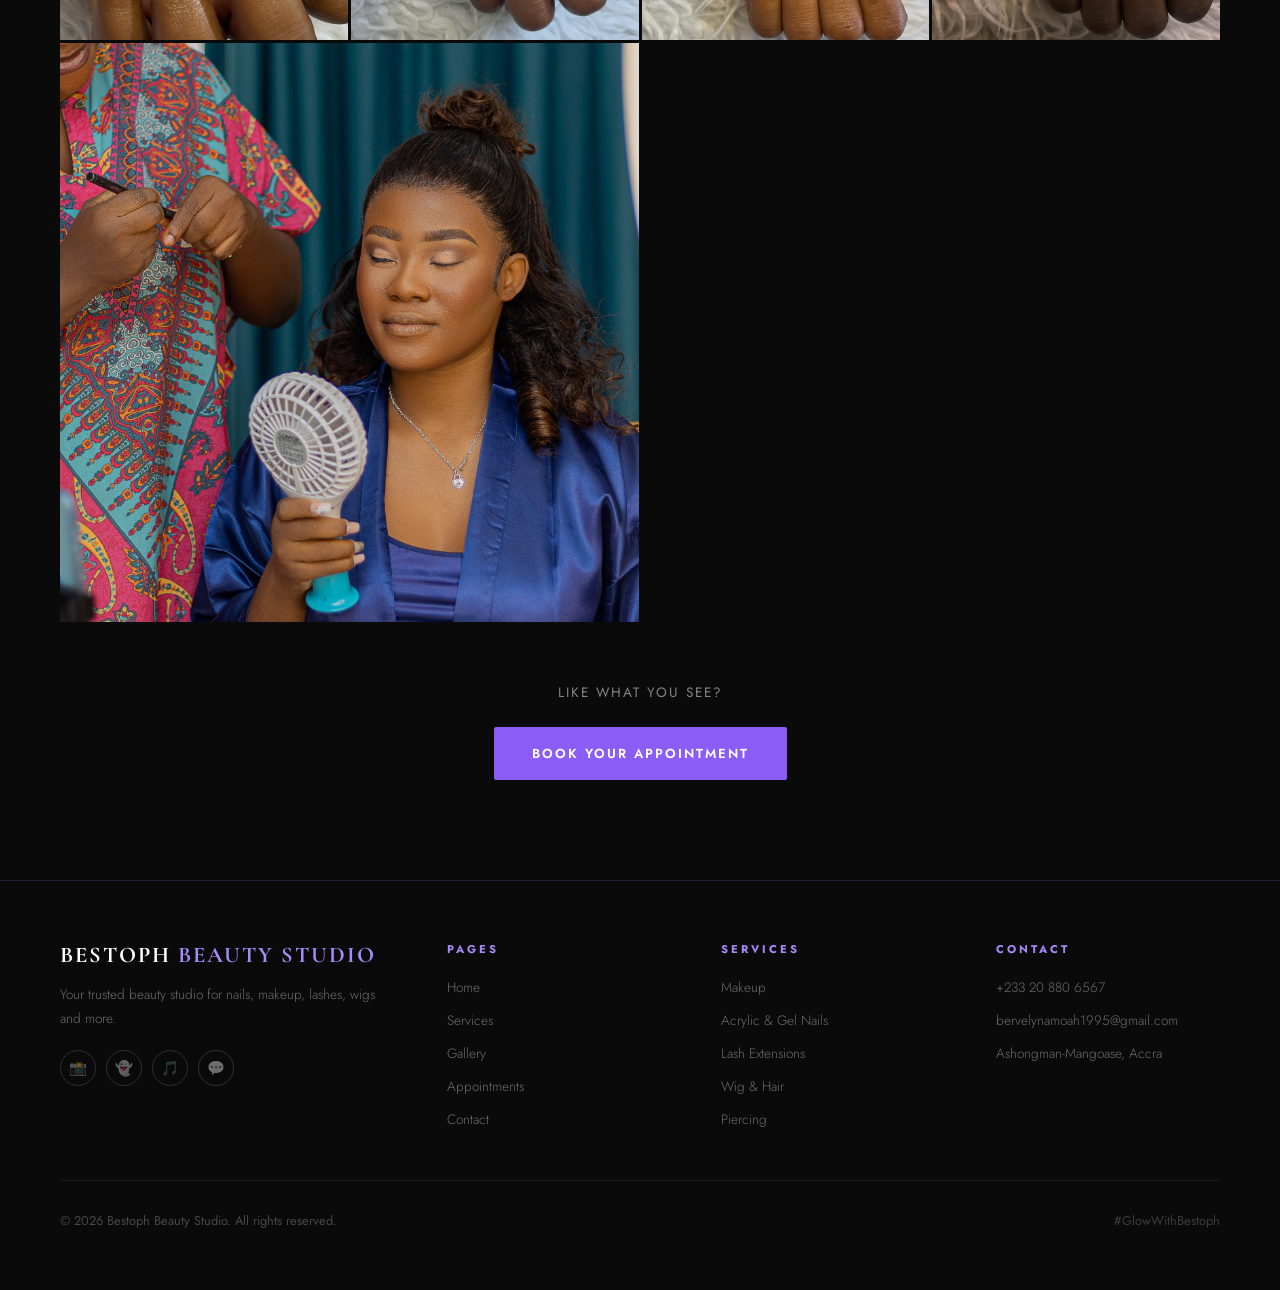
<file: gallery.html>
<!DOCTYPE html>
<html lang="en">
<head>
  <meta charset="UTF-8" />
  <meta name="viewport" content="width=device-width, initial-scale=1.0"/>
  <title>Gallery | Bestoph Beauty Studio</title>
  <link rel="stylesheet" href="styles.css"/>
  <style>
    .filter-bar {
      display: flex;
      justify-content: center;
      gap: 10px;
      flex-wrap: wrap;
      margin-bottom: 50px;
    }
    .filter-btn {
      padding: 10px 24px;
      border: 1px solid rgba(255,255,255,0.2);
      background: transparent;
      font-family: 'Jost', sans-serif;
      font-size: 0.75rem;
      font-weight: 600;
      letter-spacing: 2px;
      text-transform: uppercase;
      cursor: pointer;
      transition: all 0.3s;
      color: rgba(255,255,255,0.5);
      border-radius: 2px;
    }
    .filter-btn:hover, .filter-btn.active {
      background: var(--purple);
      border-color: var(--purple);
      color: var(--white);
    }
    .full-gallery {
      display: grid;
      grid-template-columns: repeat(4, 1fr);
      gap: 3px;
      max-width: 1400px;
      margin: 0 auto;
    }
    .gal-card {
      aspect-ratio: 1;
      overflow: hidden;
      position: relative;
      background: #111;
      cursor: pointer;
    }
    .gal-card img {
      width: 100%; height: 100%;
      object-fit: cover;
      transition: transform 0.5s, filter 0.3s;
      filter: brightness(0.92);
    }
    .gal-card:hover img {
      transform: scale(1.07);
      filter: brightness(1);
    }
    .gal-overlay {
      position: absolute;
      inset: 0;
      background: linear-gradient(to top, rgba(139,92,246,0.75) 0%, transparent 55%);
      opacity: 0;
      transition: opacity 0.3s;
      display: flex;
      align-items: flex-end;
      padding: 16px;
    }
    .gal-card:hover .gal-overlay { opacity: 1; }
    .gal-tag {
      color: white;
      font-size: 0.72rem;
      font-weight: 700;
      letter-spacing: 2px;
      text-transform: uppercase;
    }
    .gal-placeholder {
      width: 100%; height: 100%;
      min-height: 240px;
      background: linear-gradient(135deg, #0f0f1a 0%, #1e1040 100%);
      display: flex;
      flex-direction: column;
      align-items: center;
      justify-content: center;
      color: rgba(139,92,246,0.35);
      font-size: 2rem;
      gap: 8px;
    }
    .gal-placeholder span {
      font-family: 'Jost', sans-serif;
      font-size: 0.7rem;
      letter-spacing: 2px;
      text-transform: uppercase;
      color: rgba(139,92,246,0.25);
    }
    @media (max-width: 768px) {
      .full-gallery { grid-template-columns: repeat(2, 1fr); }
    }
  </style>
</head>
<body>

  <!-- NAVBAR -->
  <nav>
    <div class="nav-logo">Bestoph <span>Beauty Studio</span></div>
    <ul class="nav-links">
      <li><a href="index.html">Home</a></li>
      <li><a href="services.html">Services</a></li>
      <li><a href="gallery.html" class="active">Gallery</a></li>
      <li><a href="appointments.html">Appointments</a></li>
      <li><a href="contact.html">Contact</a></li>
      <li><a href="appointments.html" class="nav-cta">Book Now</a></li>
    </ul>
  </nav>

  <!-- PAGE HERO -->
  <div class="page-hero">
    <div class="page-hero-inner">
      <p>Our Portfolio</p>
      <h1>Work We're <em>Proud Of</em></h1>
    </div>
  </div>

  <!-- GALLERY -->
  <section class="gallery-section" style="padding-top: 70px;">
    <div class="filter-bar">
      <button class="filter-btn active" data-filter="all">All</button>
      <button class="filter-btn" data-filter="nails">💅 Nails</button>
      <button class="filter-btn" data-filter="pedicure">🦶 Pedicure</button>
      <button class="filter-btn" data-filter="makeup">💄 Makeup</button>
    </div>

    <div class="full-gallery">

      <!-- Photo 1: Pink butterfly stiletto -->
      <div class="gal-card" data-cat="nails">
        <img src="images/nails-pink-butterfly.jpg" alt="Pink stiletto nails with 3D butterfly"
          onerror="this.parentElement.innerHTML='<div class=\'gal-placeholder\'>💅<span>Acrylic Nails</span></div>'"/>
        <div class="gal-overlay"><span class="gal-tag">3D Acrylic · Pink</span></div>
      </div>

      <!-- Photo 2: Pink gold spiral -->
      <div class="gal-card" data-cat="nails">
        <img src="images/nails-pink-gold-spiral.jpg" alt="Pink nails with gold spiral art"
          onerror="this.parentElement.innerHTML='<div class=\'gal-placeholder\'>💅<span>Nail Art</span></div>'"/>
        <div class="gal-overlay"><span class="gal-tag">Gold Spiral · Pink</span></div>
      </div>

      <!-- Photo 3: Blue ombre -->
      <div class="gal-card" data-cat="nails">
        <img src="images/nails-blue-ombre.jpg" alt="Blue ombre stiletto nails"
          onerror="this.parentElement.innerHTML='<div class=\'gal-placeholder\'>💅<span>Gel Nails</span></div>'"/>
        <div class="gal-overlay"><span class="gal-tag">Blue Ombré · 3D</span></div>
      </div>

      <!-- Photo 4: Pink gold coils -->
      <div class="gal-card" data-cat="nails">
        <img src="images/nails-pink-gold-coils.jpg" alt="Pink nails with gold coil art"
          onerror="this.parentElement.innerHTML='<div class=\'gal-placeholder\'>💅<span>Nail Art</span></div>'"/>
        <div class="gal-overlay"><span class="gal-tag">Gold Coil · Pink</span></div>
      </div>

      <!-- Photo 5: Sky blue swirl -->
      <div class="gal-card" data-cat="nails">
        <img src="images/nails-sky-blue-swirl.jpg" alt="Sky blue swirl French nails"
          onerror="this.parentElement.innerHTML='<div class=\'gal-placeholder\'>💅<span>Gel Nails</span></div>'"/>
        <div class="gal-overlay"><span class="gal-tag">Sky Blue · Swirl</span></div>
      </div>

      <!-- Photo 6: Pedicure blue -->
      <div class="gal-card" data-cat="pedicure">
        <img src="images/pedicure-blue.jpg" alt="Blue French pedicure"
          onerror="this.parentElement.innerHTML='<div class=\'gal-placeholder\'>🦶<span>Pedicure</span></div>'"/>
        <div class="gal-overlay"><span class="gal-tag">Blue French · Pedicure</span></div>
      </div>

      <!-- Photo 7: Marble coffin -->
      <div class="gal-card" data-cat="nails">
        <img src="images/nails-marble-coffin.jpg" alt="Marble coffin nails"
          onerror="this.parentElement.innerHTML='<div class=\'gal-placeholder\'>💅<span>Acrylic Nails</span></div>'"/>
        <div class="gal-overlay"><span class="gal-tag">Marble · Coffin</span></div>
      </div>

      <!-- Photo 8: Nude French white -->
      <div class="gal-card" data-cat="nails">
        <img src="images/nails-nude-french.jpeg" alt="Nude nails with white French tips"
          onerror="this.parentElement.innerHTML='<div class=\'gal-placeholder\'>💅<span>French Tips</span></div>'"/>
        <div class="gal-overlay"><span class="gal-tag">Nude · French Tips</span></div>
      </div>

      <!-- Photo 9: Sky blue heart -->
      <div class="gal-card" data-cat="nails">
        <img src="images/nails-sky-blue-heart.jpeg" alt="Sky blue nails with red heart"
          onerror="this.parentElement.innerHTML='<div class=\'gal-placeholder\'>💅<span>Nail Art</span></div>'"/>
        <div class="gal-overlay"><span class="gal-tag">Sky Blue · Heart Art</span></div>
      </div>

      <!-- Photo 10: Black pink flower -->
      <div class="gal-card" data-cat="nails">
        <img src="images/nails-black-pink-flower.jpeg" alt="Black French nails with pink 3D flower"
          onerror="this.parentElement.innerHTML='<div class=\'gal-placeholder\'>💅<span>3D Nails</span></div>'"/>
        <div class="gal-overlay"><span class="gal-tag">Black · Pink 3D Flower</span></div>
      </div>

      <!-- Photo 11: Royal blue charm -->
      <div class="gal-card" data-cat="nails">
        <img src="images/nails-royal-blue-charm.jpg" alt="Royal blue nails with gold charm"
          onerror="this.parentElement.innerHTML='<div class=\'gal-placeholder\'>💅<span>Gel Nails</span></div>'"/>
        <div class="gal-overlay"><span class="gal-tag">Royal Blue · Gold Charm</span></div>
      </div>

      <!-- Photo 12: White French diamonds -->
      <div class="gal-card" data-cat="nails">
        <img src="images/nails-white-french-diamonds.jpg" alt="White French nails with crystal diamonds"
          onerror="this.parentElement.innerHTML='<div class=\'gal-placeholder\'>💅<span>French Tips</span></div>'"/>
        <div class="gal-overlay"><span class="gal-tag">White French · Crystals</span></div>
      </div>

      <!-- Photo 13: Dark red gold bow -->
      <div class="gal-card" data-cat="nails">
        <img src="images/nails-red-gold-bow.jpg" alt="Dark red nails with gold bow art"
          onerror="this.parentElement.innerHTML='<div class=\'gal-placeholder\'>💅<span>Nail Art</span></div>'"/>
        <div class="gal-overlay"><span class="gal-tag">Dark Red · Gold Bow</span></div>
      </div>

      <!-- Photo 14: Nude gold glitter -->
      <div class="gal-card" data-cat="nails">
        <img src="images/nails-nude-gold-glitter.jpg" alt="Nude almond nails with gold glitter tips"
          onerror="this.parentElement.innerHTML='<div class=\'gal-placeholder\'>💅<span>Gel Nails</span></div>'"/>
        <div class="gal-overlay"><span class="gal-tag">Nude · Gold Glitter</span></div>
      </div>

      <!-- Photo 15: Red leopard -->
      <div class="gal-card" data-cat="nails">
        <img src="images/nails-red-leopard.jpeg" alt="Red French nails with leopard print"
          onerror="this.parentElement.innerHTML='<div class=\'gal-placeholder\'>💅<span>Nail Art</span></div>'"/>
        <div class="gal-overlay"><span class="gal-tag">Red · Leopard Print</span></div>
      </div>

      <!-- Photo 16: Purple bow -->
      <div class="gal-card" data-cat="nails">
        <img src="images/nails-purple-bow.jpeg" alt="Purple French nails with white bow"
          onerror="this.parentElement.innerHTML='<div class=\'gal-placeholder\'>💅<span>Nail Art</span></div>'"/>
        <div class="gal-overlay"><span class="gal-tag">Purple · 3D Bow</span></div>
      </div>

      <!-- Photo 17: Bridal makeup -->
      <div class="gal-card" data-cat="makeup" style="grid-column: span 2;">
        <img src="images/makeup-bridal.jpeg" alt="Bridal makeup by Bestoph Beauty"
          onerror="this.parentElement.innerHTML='<div class=\'gal-placeholder\'>💄<span>Bridal Makeup</span></div>'"/>
        <div class="gal-overlay"><span class="gal-tag">Bridal Makeup</span></div>
      </div>

    </div>

    <!-- CTA -->
    <div style="text-align:center; margin-top:60px;">
      <p style="color:rgba(255,255,255,0.5); font-size:0.85rem; letter-spacing:2px; text-transform:uppercase; margin-bottom:25px;">Like what you see?</p>
      <a href="appointments.html" class="btn-primary">Book Your Appointment</a>
    </div>
  </section>

  <!-- FOOTER -->
  <footer>
    <div class="footer-inner">
      <div class="footer-brand">
        <h3>Bestoph <span>Beauty Studio</span></h3>
        <p>Your trusted beauty studio for nails, makeup, lashes, wigs and more.</p>
        <div class="social-row">
          <a href="https://www.instagram.com/bestoph_beauty_studio" target="_blank" class="social-dot" title="Instagram">📸</a>
          <a href="https://www.snapchat.com/add/bestoph_beauty" target="_blank" class="social-dot" title="Snapchat">👻</a>
          <a href="https://www.tiktok.com/@bestoph_beauty_studio" target="_blank" class="social-dot" title="TikTok">🎵</a>
          <a href="https://wa.me/233208806567" target="_blank" class="social-dot" title="WhatsApp">💬</a>
        </div>
      </div>
      <div class="footer-col">
        <h4>Pages</h4>
        <ul>
          <li><a href="index.html">Home</a></li>
          <li><a href="services.html">Services</a></li>
          <li><a href="gallery.html">Gallery</a></li>
          <li><a href="appointments.html">Appointments</a></li>
          <li><a href="contact.html">Contact</a></li>
        </ul>
      </div>
      <div class="footer-col">
        <h4>Services</h4>
        <ul>
          <li><a href="services.html#makeup">Makeup</a></li>
          <li><a href="services.html#nails">Acrylic & Gel Nails</a></li>
          <li><a href="services.html#lash">Lash Extensions</a></li>
          <li><a href="services.html#hair">Wig & Hair</a></li>
          <li><a href="services.html#piercing">Piercing</a></li>
        </ul>
      </div>
      <div class="footer-col">
        <h4>Contact</h4>
        <ul>
          <li><a href="tel:+233208806567">+233 20 880 6567</a></li>
          <li><a href="mailto:bervelynamoah1995@gmail.com">bervelynamoah1995@gmail.com</a></li>
          <li><a href="https://maps.google.com/?q=Ashongman-Mangoase,Accra">Ashongman-Mangoase, Accra</a></li>
        </ul>
      </div>
    </div>
    <div class="footer-bottom">
      <p>&copy; 2026 Bestoph Beauty Studio. All rights reserved.</p>
      <p style="font-size:0.8rem; color:rgba(255,255,255,0.2);">#GlowWithBestoph</p>
    </div>
  </footer>

  <script>
    const filterBtns = document.querySelectorAll('.filter-btn');
    const cards = document.querySelectorAll('.gal-card');

    filterBtns.forEach(btn => {
      btn.addEventListener('click', () => {
        filterBtns.forEach(b => b.classList.remove('active'));
        btn.classList.add('active');
        const filter = btn.dataset.filter;
        cards.forEach(card => {
          if (filter === 'all' || card.dataset.cat === filter) {
            card.style.display = 'block';
          } else {
            card.style.display = 'none';
          }
        });
      });
    });
  </script>

</body>
</html>
</file>
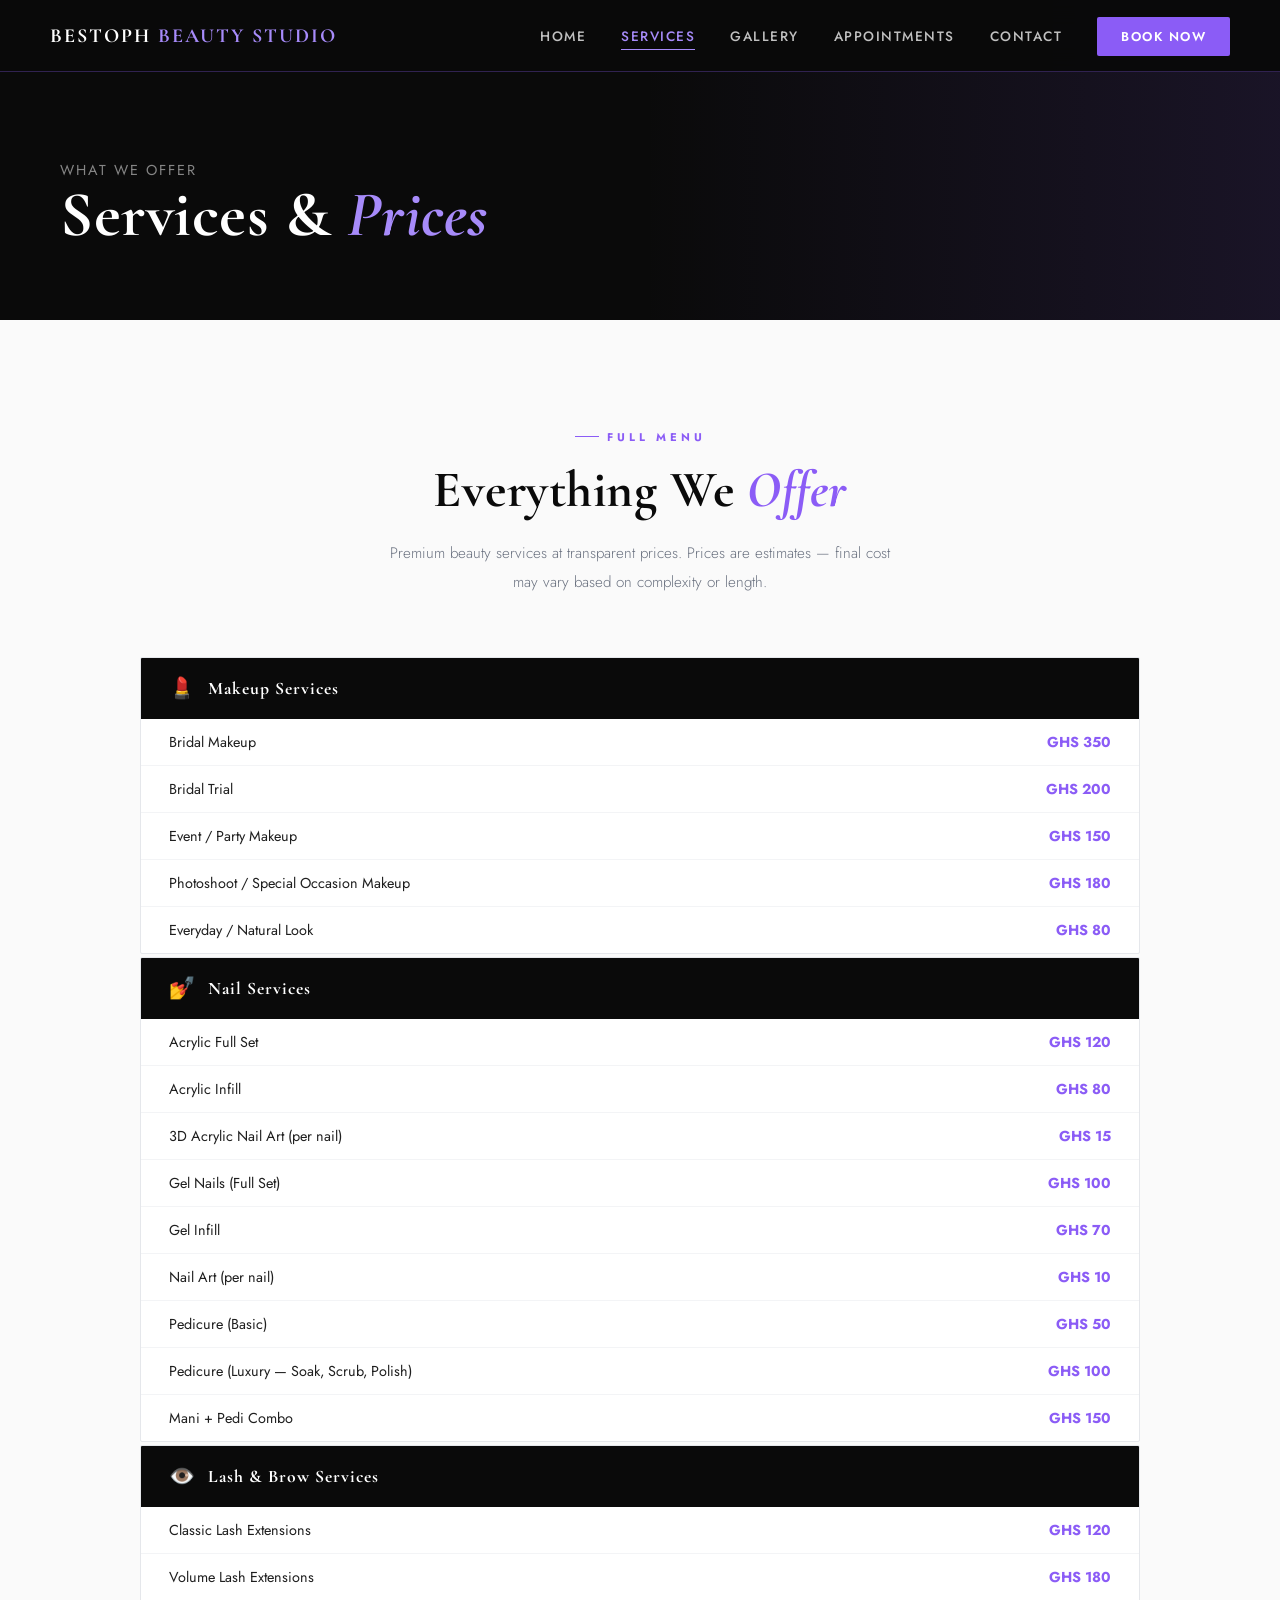
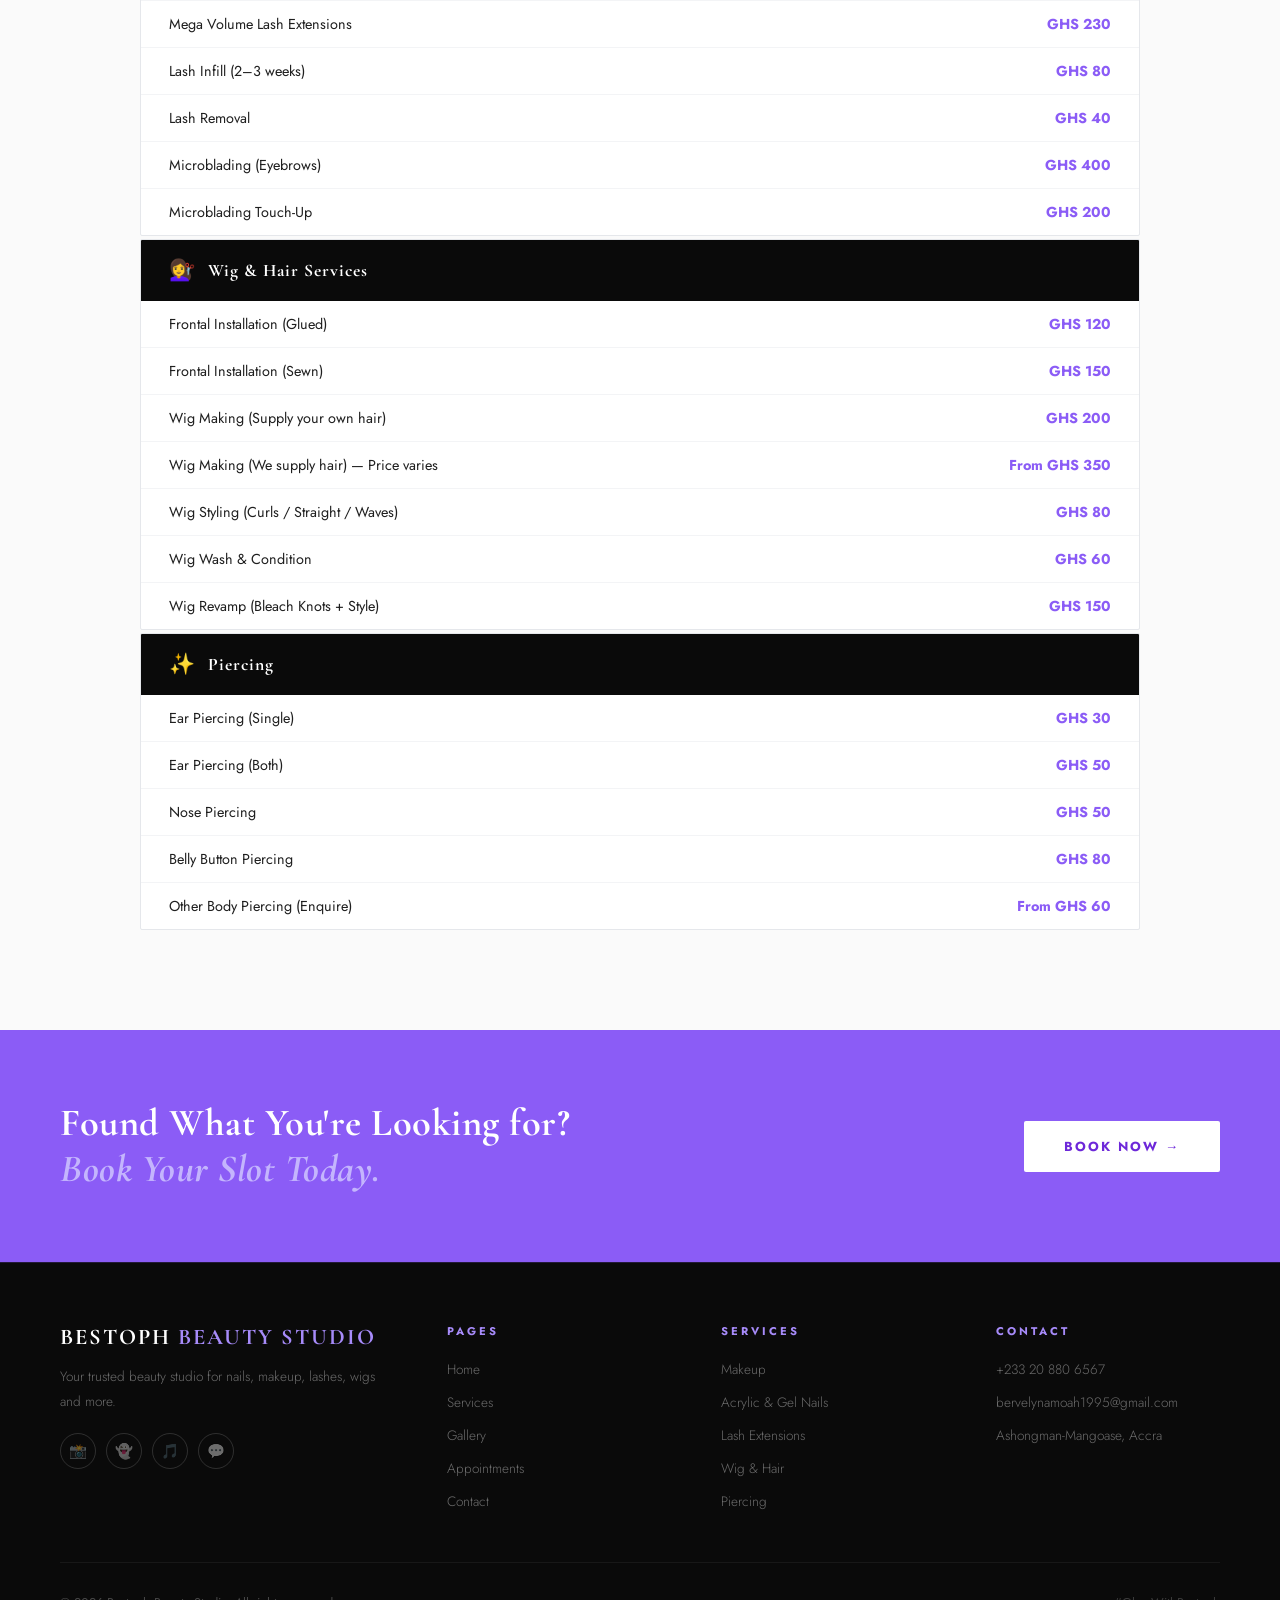
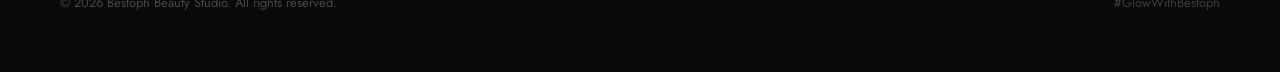
<file: services.html>
<!DOCTYPE html>
<html lang="en">
<head>
  <meta charset="UTF-8" />
  <meta name="viewport" content="width=device-width, initial-scale=1.0"/>
  <title>Services & Prices | Bestoph Beauty Studio</title>
  <link rel="stylesheet" href="styles.css"/>
</head>
<body>

  <!-- NAVBAR -->
  <nav>
    <div class="nav-logo">Bestoph <span>Beauty Studio</span></div>
    <ul class="nav-links">
      <li><a href="index.html">Home</a></li>
      <li><a href="services.html" class="active">Services</a></li>
      <li><a href="gallery.html">Gallery</a></li>
      <li><a href="appointments.html">Appointments</a></li>
      <li><a href="contact.html">Contact</a></li>
      <li><a href="appointments.html" class="nav-cta">Book Now</a></li>
    </ul>
  </nav>

  <!-- PAGE HERO -->
  <div class="page-hero">
    <div class="page-hero-inner">
      <p>What We Offer</p>
      <h1>Services & <em>Prices</em></h1>
    </div>
  </div>

  <!-- PRICE SECTION -->
  <section style="background: var(--off-white);">
    <div style="text-align:center; margin-bottom:50px;">
      <div class="tag" style="justify-content:center;">Full Menu</div>
      <h2 class="sec-title">Everything We <em>Offer</em></h2>
      <p class="sec-desc" style="margin: 0 auto;">Premium beauty services at transparent prices. Prices are estimates — final cost may vary based on complexity or length.</p>
    </div>

    <div class="price-wrap">

      <!-- MAKEUP -->
      <div class="price-cat" id="makeup">
        <div class="price-cat-head"><em>💄</em> Makeup Services</div>
        <ul class="price-rows">
          <li><span>Bridal Makeup</span><span class="amt">GHS 350</span></li>
          <li><span>Bridal Trial</span><span class="amt">GHS 200</span></li>
          <li><span>Event / Party Makeup</span><span class="amt">GHS 150</span></li>
          <li><span>Photoshoot / Special Occasion Makeup</span><span class="amt">GHS 180</span></li>
          <li><span>Everyday / Natural Look</span><span class="amt">GHS 80</span></li>
        </ul>
      </div>

      <!-- NAILS -->
      <div class="price-cat" id="nails">
        <div class="price-cat-head"><em>💅</em> Nail Services</div>
        <ul class="price-rows">
          <li><span>Acrylic Full Set</span><span class="amt">GHS 120</span></li>
          <li><span>Acrylic Infill</span><span class="amt">GHS 80</span></li>
          <li><span>3D Acrylic Nail Art (per nail)</span><span class="amt">GHS 15</span></li>
          <li><span>Gel Nails (Full Set)</span><span class="amt">GHS 100</span></li>
          <li><span>Gel Infill</span><span class="amt">GHS 70</span></li>
          <li><span>Nail Art (per nail)</span><span class="amt">GHS 10</span></li>
          <li><span>Pedicure (Basic)</span><span class="amt">GHS 50</span></li>
          <li><span>Pedicure (Luxury — Soak, Scrub, Polish)</span><span class="amt">GHS 100</span></li>
          <li><span>Mani + Pedi Combo</span><span class="amt">GHS 150</span></li>
        </ul>
      </div>

      <!-- LASH & BROW -->
      <div class="price-cat" id="lash">
        <div class="price-cat-head"><em>👁️</em> Lash & Brow Services</div>
        <ul class="price-rows">
          <li><span>Classic Lash Extensions</span><span class="amt">GHS 120</span></li>
          <li><span>Volume Lash Extensions</span><span class="amt">GHS 180</span></li>
          <li><span>Mega Volume Lash Extensions</span><span class="amt">GHS 230</span></li>
          <li><span>Lash Infill (2–3 weeks)</span><span class="amt">GHS 80</span></li>
          <li><span>Lash Removal</span><span class="amt">GHS 40</span></li>
          <li><span>Microblading (Eyebrows)</span><span class="amt">GHS 400</span></li>
          <li><span>Microblading Touch-Up</span><span class="amt">GHS 200</span></li>
        </ul>
      </div>

      <!-- WIG & HAIR -->
      <div class="price-cat" id="hair">
        <div class="price-cat-head"><em>💇‍♀️</em> Wig & Hair Services</div>
        <ul class="price-rows">
          <li><span>Frontal Installation (Glued)</span><span class="amt">GHS 120</span></li>
          <li><span>Frontal Installation (Sewn)</span><span class="amt">GHS 150</span></li>
          <li><span>Wig Making (Supply your own hair)</span><span class="amt">GHS 200</span></li>
          <li><span>Wig Making (We supply hair) — Price varies</span><span class="amt">From GHS 350</span></li>
          <li><span>Wig Styling (Curls / Straight / Waves)</span><span class="amt">GHS 80</span></li>
          <li><span>Wig Wash & Condition</span><span class="amt">GHS 60</span></li>
          <li><span>Wig Revamp (Bleach Knots + Style)</span><span class="amt">GHS 150</span></li>
        </ul>
      </div>

      <!-- PIERCING -->
      <div class="price-cat" id="piercing">
        <div class="price-cat-head"><em>✨</em> Piercing</div>
        <ul class="price-rows">
          <li><span>Ear Piercing (Single)</span><span class="amt">GHS 30</span></li>
          <li><span>Ear Piercing (Both)</span><span class="amt">GHS 50</span></li>
          <li><span>Nose Piercing</span><span class="amt">GHS 50</span></li>
          <li><span>Belly Button Piercing</span><span class="amt">GHS 80</span></li>
          <li><span>Other Body Piercing (Enquire)</span><span class="amt">From GHS 60</span></li>
        </ul>
      </div>

    </div>
  </section>

  <!-- CTA -->
  <div class="cta-strip">
    <h2>Found What You're Looking for?<br/><em>Book Your Slot Today.</em></h2>
    <a href="appointments.html" class="btn-white">Book Now →</a>
  </div>

  <!-- FOOTER -->
  <footer>
    <div class="footer-inner">
      <div class="footer-brand">
        <h3>Bestoph <span>Beauty Studio</span></h3>
        <p>Your trusted beauty studio for nails, makeup, lashes, wigs and more.</p>
        <div class="social-row">
          <a href="https://www.instagram.com/bestoph_beauty_studio" target="_blank" class="social-dot" title="Instagram">📸</a>
          <a href="https://www.snapchat.com/add/bestoph_beauty" target="_blank" class="social-dot" title="Snapchat">👻</a>
          <a href="https://www.tiktok.com/@bestoph_beauty_studio" target="_blank" class="social-dot" title="TikTok">🎵</a>
          <a href="https://wa.me/233208806567" target="_blank" class="social-dot" title="WhatsApp">💬</a>
        </div>
      </div>
      <div class="footer-col">
        <h4>Pages</h4>
        <ul>
          <li><a href="index.html">Home</a></li>
          <li><a href="services.html">Services</a></li>
          <li><a href="gallery.html">Gallery</a></li>
          <li><a href="appointments.html">Appointments</a></li>
          <li><a href="contact.html">Contact</a></li>
        </ul>
      </div>
      <div class="footer-col">
        <h4>Services</h4>
        <ul>
          <li><a href="#makeup">Makeup</a></li>
          <li><a href="#nails">Acrylic & Gel Nails</a></li>
          <li><a href="#lash">Lash Extensions</a></li>
          <li><a href="#hair">Wig & Hair</a></li>
          <li><a href="#piercing">Piercing</a></li>
        </ul>
      </div>
      <div class="footer-col">
        <h4>Contact</h4>
        <ul>
          <li><a href="tel:+233208806567">+233 20 880 6567</a></li>
          <li><a href="mailto:bervelynamoah1995@gmail.com">bervelynamoah1995@gmail.com</a></li>
          <li><a href="https://maps.google.com/?q=Ashongman-Mangoase,Accra">Ashongman-Mangoase, Accra</a></li>
        </ul>
      </div>
    </div>
    <div class="footer-bottom">
      <p>&copy; 2026 Bestoph Beauty Studio. All rights reserved.</p>
      <p style="font-size:0.8rem; color:rgba(255,255,255,0.2);">#GlowWithBestoph</p>
    </div>
  </footer>

</body>
</html>
</file>
<file: styles.css>
/* ===========================
   BESTOPH BEAUTY STUDIO
   Bright Light Purple · Black · White
   =========================== */

@import url('https://fonts.googleapis.com/css2?family=Cormorant+Garamond:wght@400;500;600;700&family=Jost:wght@300;400;500;600;700&display=swap');

:root {
  --purple:        #8B5CF6;
  --purple-light:  #C4B5FD;
  --purple-bright: #A78BFA;
  --purple-pale:   #EDE9FE;
  --purple-dark:   #6D28D9;
  --black:         #0A0A0A;
  --white:         #FFFFFF;
  --off-white:     #FAFAFA;
  --gray:          #6B7280;
  --gray-light:    #F3F4F6;
  --text:          #1F1F1F;
}

* { margin: 0; padding: 0; box-sizing: border-box; }
html { scroll-behavior: smooth; }

body {
  font-family: 'Jost', sans-serif;
  color: var(--text);
  background: var(--white);
  overflow-x: hidden;
}

h1, h2, h3, h4 {
  font-family: 'Cormorant Garamond', serif;
  letter-spacing: 0.5px;
}

a { text-decoration: none; color: inherit; }

/* ===== NAVBAR ===== */
nav {
  position: fixed;
  top: 0; left: 0; right: 0;
  z-index: 1000;
  background: rgba(10, 10, 10, 0.97);
  backdrop-filter: blur(12px);
  display: flex;
  align-items: center;
  justify-content: space-between;
  padding: 0 50px;
  height: 72px;
  border-bottom: 1px solid rgba(139, 92, 246, 0.3);
}

.nav-logo {
  font-family: 'Cormorant Garamond', serif;
  font-size: 1.25rem;
  font-weight: 700;
  color: var(--white);
  letter-spacing: 2px;
  text-transform: uppercase;
  white-space: nowrap;
}

.nav-logo span { color: var(--purple-bright); }

.nav-links {
  display: flex;
  list-style: none;
  gap: 35px;
  align-items: center;
}

.nav-links a {
  color: rgba(255,255,255,0.75);
  font-size: 0.85rem;
  font-weight: 500;
  letter-spacing: 1.5px;
  text-transform: uppercase;
  transition: color 0.3s;
  position: relative;
}

.nav-links a::after {
  content: '';
  position: absolute;
  bottom: -4px;
  left: 0; right: 0;
  height: 1px;
  background: var(--purple-bright);
  transform: scaleX(0);
  transition: transform 0.3s;
}

.nav-links a:hover, .nav-links a.active {
  color: var(--purple-bright);
}

.nav-links a:hover::after, .nav-links a.active::after {
  transform: scaleX(1);
}

.nav-cta {
  background: var(--purple) !important;
  color: var(--white) !important;
  padding: 10px 24px;
  border-radius: 2px;
  font-size: 0.8rem !important;
  font-weight: 600 !important;
  letter-spacing: 2px;
  text-transform: uppercase;
  transition: background 0.3s !important;
}

.nav-cta::after { display: none !important; }
.nav-cta:hover { background: var(--purple-dark) !important; }

/* ===== HERO ===== */
.hero {
  min-height: 100vh;
  background: var(--black);
  display: grid;
  grid-template-columns: 1fr 1fr;
  align-items: center;
  padding: 100px 60px 60px;
  position: relative;
  overflow: hidden;
  gap: 60px;
}

.hero::before {
  content: '';
  position: absolute;
  top: 0; right: 0;
  width: 55%;
  height: 100%;
  background: linear-gradient(135deg, rgba(139,92,246,0.15) 0%, rgba(139,92,246,0.05) 100%);
  clip-path: polygon(15% 0, 100% 0, 100% 100%, 0% 100%);
}

.hero-content { position: relative; z-index: 1; }

.hero-eyebrow {
  display: inline-flex;
  align-items: center;
  gap: 10px;
  font-size: 0.72rem;
  letter-spacing: 4px;
  text-transform: uppercase;
  color: var(--purple-bright);
  font-weight: 600;
  margin-bottom: 24px;
}

.hero-eyebrow::before {
  content: '';
  width: 30px;
  height: 1px;
  background: var(--purple-bright);
}

.hero h1 {
  font-size: clamp(3rem, 5vw, 5.5rem);
  color: var(--white);
  line-height: 1.1;
  margin-bottom: 24px;
  font-weight: 700;
}

.hero h1 em {
  font-style: italic;
  color: var(--purple-bright);
}

.hero-desc {
  color: rgba(255,255,255,0.6);
  font-size: 1rem;
  line-height: 1.9;
  max-width: 420px;
  margin-bottom: 40px;
  font-weight: 300;
}

.hero-buttons {
  display: flex;
  gap: 16px;
  flex-wrap: wrap;
}

.btn-primary {
  background: var(--purple);
  color: var(--white);
  padding: 15px 36px;
  font-size: 0.82rem;
  font-weight: 600;
  letter-spacing: 2px;
  text-transform: uppercase;
  border: 2px solid var(--purple);
  border-radius: 2px;
  transition: all 0.3s;
  display: inline-block;
}

.btn-primary:hover {
  background: var(--purple-dark);
  border-color: var(--purple-dark);
  transform: translateY(-2px);
  box-shadow: 0 10px 30px rgba(139, 92, 246, 0.4);
}

.btn-outline {
  background: transparent;
  color: var(--white);
  padding: 15px 36px;
  font-size: 0.82rem;
  font-weight: 600;
  letter-spacing: 2px;
  text-transform: uppercase;
  border: 2px solid rgba(255,255,255,0.3);
  border-radius: 2px;
  transition: all 0.3s;
  display: inline-block;
}

.btn-outline:hover {
  border-color: var(--white);
  background: rgba(255,255,255,0.08);
}

.hero-image {
  position: relative;
  z-index: 1;
  display: flex;
  justify-content: center;
}

.hero-img-wrap {
  position: relative;
  width: 100%;
  max-width: 480px;
}

.hero-img-main {
  width: 100%;
  aspect-ratio: 3/4;
  object-fit: cover;
  border-radius: 4px;
  display: block;
}

.hero-img-placeholder {
  width: 100%;
  aspect-ratio: 3/4;
  background: linear-gradient(135deg, #1a1a2e 0%, #2d1b4e 50%, #1a1a2e 100%);
  border-radius: 4px;
  display: flex;
  flex-direction: column;
  align-items: center;
  justify-content: center;
  color: rgba(139, 92, 246, 0.5);
  font-size: 3rem;
  gap: 12px;
  border: 1px solid rgba(139, 92, 246, 0.2);
}

.hero-img-placeholder span {
  font-family: 'Jost', sans-serif;
  font-size: 0.85rem;
  letter-spacing: 2px;
  color: rgba(255,255,255,0.3);
  text-transform: uppercase;
}

.hero-stats {
  display: flex;
  gap: 40px;
  margin-top: 50px;
  padding-top: 40px;
  border-top: 1px solid rgba(255,255,255,0.08);
}

.stat-num {
  font-family: 'Cormorant Garamond', serif;
  font-size: 2.2rem;
  font-weight: 700;
  color: var(--purple-bright);
  line-height: 1;
  margin-bottom: 4px;
}

.stat-label {
  font-size: 0.75rem;
  letter-spacing: 1.5px;
  text-transform: uppercase;
  color: rgba(255,255,255,0.45);
}

/* ===== SECTION BASE ===== */
section { padding: 100px 60px; }

.tag {
  display: inline-flex;
  align-items: center;
  gap: 8px;
  font-size: 0.7rem;
  letter-spacing: 4px;
  text-transform: uppercase;
  font-weight: 700;
  color: var(--purple);
  margin-bottom: 16px;
}

.tag::before {
  content: '';
  width: 24px;
  height: 1px;
  background: var(--purple);
}

.sec-title {
  font-size: clamp(2rem, 4vw, 3.2rem);
  color: var(--black);
  line-height: 1.15;
  margin-bottom: 20px;
  font-weight: 700;
}

.sec-title em { color: var(--purple); font-style: italic; }

.sec-desc {
  color: var(--gray);
  font-size: 0.95rem;
  line-height: 1.9;
  max-width: 500px;
  font-weight: 300;
}

/* ===== SERVICES SECTION ===== */
.services-section { background: var(--off-white); }

.services-layout {
  display: grid;
  grid-template-columns: 350px 1fr;
  gap: 80px;
  align-items: start;
  max-width: 1200px;
  margin: 0 auto;
}

.services-intro { position: sticky; top: 100px; }

.services-grid {
  display: grid;
  grid-template-columns: 1fr 1fr;
  gap: 2px;
}

.service-item {
  background: var(--white);
  padding: 35px 30px;
  border-left: 3px solid transparent;
  transition: all 0.3s;
  cursor: default;
}

.service-item:hover {
  border-left-color: var(--purple);
  background: var(--purple-pale);
}

.service-item-icon {
  font-size: 1.8rem;
  margin-bottom: 14px;
}

.service-item h3 {
  font-size: 1.1rem;
  font-weight: 700;
  color: var(--black);
  margin-bottom: 8px;
}

.service-item p {
  font-size: 0.85rem;
  color: var(--gray);
  line-height: 1.7;
  font-weight: 300;
}

.service-sub-list {
  list-style: none;
  margin-top: 10px;
  display: flex;
  flex-direction: column;
  gap: 4px;
}

.service-sub-list li {
  font-size: 0.82rem;
  color: var(--purple-dark);
  padding-left: 12px;
  position: relative;
}

.service-sub-list li::before {
  content: '—';
  position: absolute;
  left: 0;
  color: var(--purple-bright);
  font-size: 0.7rem;
}

/* ===== GALLERY ===== */
.gallery-section { background: var(--black); }
.gallery-section .tag { color: var(--purple-bright); }
.gallery-section .tag::before { background: var(--purple-bright); }
.gallery-section .sec-title { color: var(--white); }
.gallery-section .sec-desc { color: rgba(255,255,255,0.5); }

.gallery-header {
  display: flex;
  justify-content: space-between;
  align-items: flex-end;
  margin-bottom: 50px;
}

.gallery-masonry {
  display: grid;
  grid-template-columns: repeat(4, 1fr);
  grid-auto-rows: 220px;
  gap: 3px;
  max-width: 1400px;
  margin: 0 auto;
}

.g-item {
  overflow: hidden;
  position: relative;
  background: #1a1a1a;
  cursor: pointer;
}

.g-item.tall { grid-row: span 2; }
.g-item.wide { grid-column: span 2; }

.g-item img {
  width: 100%;
  height: 100%;
  object-fit: cover;
  transition: transform 0.5s, filter 0.3s;
  filter: brightness(0.9);
}

.g-item:hover img {
  transform: scale(1.06);
  filter: brightness(1);
}

.g-item-overlay {
  position: absolute;
  inset: 0;
  background: linear-gradient(to top, rgba(139,92,246,0.6) 0%, transparent 50%);
  opacity: 0;
  transition: opacity 0.3s;
  display: flex;
  align-items: flex-end;
  padding: 20px;
}

.g-item:hover .g-item-overlay { opacity: 1; }

.g-item-label {
  color: white;
  font-size: 0.8rem;
  font-weight: 600;
  letter-spacing: 1px;
  text-transform: uppercase;
}

.g-placeholder {
  width: 100%;
  height: 100%;
  background: linear-gradient(135deg, #1a1a2e 0%, #2d1b4e 100%);
  display: flex;
  flex-direction: column;
  align-items: center;
  justify-content: center;
  color: rgba(139,92,246,0.4);
  font-size: 1.8rem;
  gap: 8px;
}

.g-placeholder span {
  font-family: 'Jost', sans-serif;
  font-size: 0.72rem;
  letter-spacing: 2px;
  text-transform: uppercase;
  color: rgba(139,92,246,0.3);
}

/* ===== WHY US ===== */
.why-section {
  background: var(--purple-pale);
}

.why-grid {
  display: grid;
  grid-template-columns: repeat(4, 1fr);
  gap: 2px;
  margin-top: 60px;
}

.why-item {
  background: var(--white);
  padding: 45px 30px;
  text-align: center;
  transition: all 0.3s;
}

.why-item:hover {
  background: var(--purple);
  color: var(--white);
}

.why-icon {
  font-size: 2rem;
  margin-bottom: 20px;
  display: block;
}

.why-item h4 {
  font-size: 1.1rem;
  font-weight: 700;
  margin-bottom: 10px;
  color: var(--black);
  transition: color 0.3s;
}

.why-item p {
  font-size: 0.85rem;
  line-height: 1.8;
  color: var(--gray);
  font-weight: 300;
  transition: color 0.3s;
}

.why-item:hover h4, .why-item:hover p { color: rgba(255,255,255,0.9); }

/* ===== BOOKING CTA STRIP ===== */
.cta-strip {
  background: var(--purple);
  padding: 70px 60px;
  display: flex;
  align-items: center;
  justify-content: space-between;
  gap: 30px;
  flex-wrap: wrap;
}

.cta-strip h2 {
  font-size: clamp(1.6rem, 3vw, 2.5rem);
  color: var(--white);
  font-weight: 700;
  max-width: 550px;
}

.cta-strip h2 em { color: var(--purple-light); font-style: italic; }

.btn-white {
  background: var(--white);
  color: var(--purple-dark);
  padding: 16px 40px;
  font-size: 0.82rem;
  font-weight: 700;
  letter-spacing: 2px;
  text-transform: uppercase;
  border-radius: 2px;
  transition: all 0.3s;
  white-space: nowrap;
  display: inline-block;
}

.btn-white:hover {
  background: var(--black);
  color: var(--white);
}

/* ===== PRICE TABLE ===== */
.price-wrap {
  max-width: 1000px;
  margin: 60px auto 0;
  display: grid;
  gap: 3px;
}

.price-cat {
  background: var(--white);
  border: 1px solid #E5E7EB;
  overflow: hidden;
  border-radius: 2px;
}

.price-cat-head {
  background: var(--black);
  color: var(--white);
  padding: 18px 28px;
  display: flex;
  align-items: center;
  gap: 12px;
  font-family: 'Cormorant Garamond', serif;
  font-size: 1.1rem;
  font-weight: 700;
  letter-spacing: 1px;
}

.price-cat-head em { color: var(--purple-bright); font-style: normal; font-size: 1.3rem; }

.price-rows { list-style: none; }

.price-rows li {
  display: flex;
  justify-content: space-between;
  align-items: center;
  padding: 13px 28px;
  border-bottom: 1px solid #F3F4F6;
  font-size: 0.9rem;
  transition: background 0.2s;
}

.price-rows li:last-child { border-bottom: none; }
.price-rows li:hover { background: var(--purple-pale); }

.price-rows .amt {
  font-weight: 700;
  color: var(--purple);
}

/* ===== BOOKING FORM ===== */
.booking-wrap {
  max-width: 680px;
  margin: 0 auto;
  background: var(--black);
  border-radius: 4px;
  padding: 55px 50px;
  border: 1px solid rgba(139,92,246,0.2);
}

.form-row {
  display: grid;
  grid-template-columns: 1fr 1fr;
  gap: 20px;
  margin-bottom: 20px;
}

.fld {
  display: flex;
  flex-direction: column;
  gap: 8px;
  margin-bottom: 20px;
}

.fld label {
  font-size: 0.72rem;
  font-weight: 600;
  letter-spacing: 2px;
  text-transform: uppercase;
  color: rgba(255,255,255,0.5);
}

.fld input, .fld select, .fld textarea {
  background: rgba(255,255,255,0.04);
  border: 1px solid rgba(255,255,255,0.12);
  border-radius: 2px;
  padding: 13px 16px;
  color: var(--white);
  font-family: 'Jost', sans-serif;
  font-size: 0.92rem;
  outline: none;
  transition: border-color 0.3s;
}

.fld input::placeholder, .fld textarea::placeholder {
  color: rgba(255,255,255,0.2);
}

.fld input:focus, .fld select:focus, .fld textarea:focus {
  border-color: var(--purple-bright);
}

.fld select option { background: #111; }
.fld textarea { resize: vertical; min-height: 110px; }

.submit-btn {
  width: 100%;
  background: var(--purple);
  color: var(--white);
  border: none;
  padding: 16px;
  font-family: 'Jost', sans-serif;
  font-size: 0.82rem;
  font-weight: 700;
  letter-spacing: 3px;
  text-transform: uppercase;
  cursor: pointer;
  border-radius: 2px;
  transition: all 0.3s;
  margin-top: 5px;
}

.submit-btn:hover {
  background: var(--purple-dark);
  box-shadow: 0 8px 30px rgba(139,92,246,0.4);
}

/* ===== CONTACT ===== */
.contact-layout {
  display: grid;
  grid-template-columns: 1fr 1fr;
  gap: 80px;
  max-width: 1100px;
  margin: 0 auto;
  align-items: start;
}

.contact-details { display: flex; flex-direction: column; gap: 30px; }

.contact-item {
  display: flex;
  gap: 18px;
  align-items: flex-start;
}

.contact-icon {
  width: 50px;
  height: 50px;
  background: var(--purple-pale);
  border: 1px solid var(--purple-light);
  border-radius: 2px;
  display: flex;
  align-items: center;
  justify-content: center;
  font-size: 1.2rem;
  flex-shrink: 0;
}

.contact-text h4 {
  font-size: 0.72rem;
  font-weight: 700;
  letter-spacing: 2px;
  text-transform: uppercase;
  color: var(--purple);
  margin-bottom: 5px;
}

.contact-text p {
  font-size: 0.95rem;
  color: var(--text);
  line-height: 1.7;
}

.hours-grid {
  display: grid;
  gap: 0;
  margin-top: 30px;
  border: 1px solid #E5E7EB;
}

.hours-row {
  display: flex;
  justify-content: space-between;
  padding: 12px 18px;
  border-bottom: 1px solid #E5E7EB;
  font-size: 0.88rem;
}

.hours-row:last-child { border-bottom: none; }
.hours-row span:last-child { font-weight: 600; color: var(--purple); }
.closed-day span:last-child { color: var(--gray) !important; font-weight: 400 !important; }

.contact-form-box {
  background: var(--off-white);
  padding: 45px 40px;
  border: 1px solid #E5E7EB;
}

.contact-form-box .fld input,
.contact-form-box .fld textarea {
  background: var(--white);
  border: 1px solid #D1D5DB;
  color: var(--text);
}

.contact-form-box .fld input:focus,
.contact-form-box .fld textarea:focus { border-color: var(--purple); }
.contact-form-box .fld label { color: var(--gray); }
.contact-form-box .fld input::placeholder,
.contact-form-box .fld textarea::placeholder { color: #D1D5DB; }

/* ===== PAGE HERO ===== */
.page-hero {
  min-height: 320px;
  background: var(--black);
  display: flex;
  align-items: flex-end;
  padding: 130px 60px 60px;
  position: relative;
  overflow: hidden;
}

.page-hero::before {
  content: '';
  position: absolute;
  top: 0; right: 0;
  width: 50%;
  height: 100%;
  background: linear-gradient(to left, rgba(139,92,246,0.12), transparent);
}

.page-hero-inner { position: relative; z-index: 1; }

.page-hero h1 {
  font-size: clamp(2.5rem, 5vw, 4rem);
  color: var(--white);
  font-weight: 700;
  line-height: 1.1;
  margin-bottom: 10px;
}

.page-hero h1 em { color: var(--purple-bright); font-style: italic; }

.page-hero p {
  color: rgba(255,255,255,0.5);
  font-size: 0.9rem;
  letter-spacing: 2px;
  text-transform: uppercase;
}

/* ===== FOOTER ===== */
footer {
  background: var(--black);
  padding: 60px;
  border-top: 1px solid rgba(139,92,246,0.2);
}

.footer-inner {
  display: grid;
  grid-template-columns: 1.5fr 1fr 1fr 1fr;
  gap: 50px;
  max-width: 1200px;
  margin: 0 auto 50px;
}

.footer-brand h3 {
  font-family: 'Cormorant Garamond', serif;
  font-size: 1.4rem;
  color: var(--white);
  letter-spacing: 2px;
  margin-bottom: 14px;
  text-transform: uppercase;
}

.footer-brand h3 span { color: var(--purple-bright); }

.footer-brand p {
  font-size: 0.85rem;
  color: rgba(255,255,255,0.4);
  line-height: 1.8;
  font-weight: 300;
}

.footer-col h4 {
  font-family: 'Jost', sans-serif;
  font-size: 0.7rem;
  font-weight: 700;
  letter-spacing: 3px;
  text-transform: uppercase;
  color: var(--purple-bright);
  margin-bottom: 18px;
}

.footer-col ul { list-style: none; display: flex; flex-direction: column; gap: 10px; }

.footer-col ul a {
  font-size: 0.85rem;
  color: rgba(255,255,255,0.4);
  transition: color 0.3s;
  font-weight: 300;
}

.footer-col ul a:hover { color: var(--purple-bright); }

.footer-bottom {
  display: flex;
  justify-content: space-between;
  align-items: center;
  padding-top: 30px;
  border-top: 1px solid rgba(255,255,255,0.06);
  max-width: 1200px;
  margin: 0 auto;
}

.footer-bottom p {
  font-size: 0.8rem;
  color: rgba(255,255,255,0.25);
}

.social-row {
  display: flex;
  gap: 10px;
  margin-top: 20px;
}

.social-dot {
  width: 36px;
  height: 36px;
  border: 1px solid rgba(255,255,255,0.15);
  border-radius: 50%;
  display: flex;
  align-items: center;
  justify-content: center;
  color: rgba(255,255,255,0.4);
  font-size: 0.9rem;
  transition: all 0.3s;
}

.social-dot:hover {
  border-color: var(--purple-bright);
  color: var(--purple-bright);
  background: rgba(139,92,246,0.1);
}

/* ===== FAQ ===== */
.faq-list { max-width: 700px; margin: 50px auto 0; }

.faq-item {
  border-bottom: 1px solid #E5E7EB;
}

.faq-q {
  display: flex;
  justify-content: space-between;
  align-items: center;
  padding: 22px 0;
  cursor: pointer;
  font-size: 0.95rem;
  font-weight: 500;
  color: var(--black);
  transition: color 0.2s;
}

.faq-q:hover { color: var(--purple); }

.faq-toggle {
  width: 28px;
  height: 28px;
  border: 1px solid #D1D5DB;
  border-radius: 50%;
  display: flex;
  align-items: center;
  justify-content: center;
  color: var(--purple);
  font-size: 1rem;
  flex-shrink: 0;
  transition: all 0.3s;
}

.faq-item.open .faq-toggle {
  background: var(--purple);
  color: var(--white);
  border-color: var(--purple);
}

.faq-a {
  display: none;
  padding: 0 0 20px;
  font-size: 0.88rem;
  color: var(--gray);
  line-height: 1.8;
  font-weight: 300;
}

.faq-item.open .faq-a { display: block; }

/* ===== SUCCESS MSG ===== */
.success-box {
  display: none;
  background: var(--purple-pale);
  border: 1px solid var(--purple-light);
  border-radius: 2px;
  padding: 18px 22px;
  color: var(--purple-dark);
  font-size: 0.9rem;
  text-align: center;
  margin-top: 15px;
  line-height: 1.7;
}

/* ===== SCROLL INDICATOR ===== */
.scroll-line {
  display: flex;
  align-items: center;
  gap: 10px;
  color: rgba(255,255,255,0.35);
  font-size: 0.7rem;
  letter-spacing: 2px;
  text-transform: uppercase;
  margin-top: 60px;
}

.scroll-line::after {
  content: '';
  width: 50px;
  height: 1px;
  background: rgba(255,255,255,0.2);
}

/* ===== RESPONSIVE ===== */
@media (max-width: 1024px) {
  nav { padding: 0 25px; }
  .hero { grid-template-columns: 1fr; padding: 120px 30px 60px; }
  .hero-image { display: none; }
  section { padding: 80px 30px; }
  .services-layout { grid-template-columns: 1fr; }
  .services-intro { position: static; }
  .gallery-masonry { grid-template-columns: repeat(2, 1fr); }
  .why-grid { grid-template-columns: repeat(2, 1fr); }
  .footer-inner { grid-template-columns: 1fr 1fr; }
  .contact-layout { grid-template-columns: 1fr; }
  .cta-strip { padding: 50px 30px; }
}

@media (max-width: 768px) {
  .nav-links { display: none; }
  .hero h1 { font-size: 2.8rem; }
  .services-grid { grid-template-columns: 1fr; }
  .gallery-masonry { grid-template-columns: repeat(2, 1fr); }
  .g-item.wide { grid-column: span 1; }
  .g-item.tall { grid-row: span 1; }
  .form-row { grid-template-columns: 1fr; }
  .booking-wrap { padding: 35px 25px; }
  .footer-inner { grid-template-columns: 1fr; }
  .footer-bottom { flex-direction: column; gap: 10px; text-align: center; }
}
</file>
